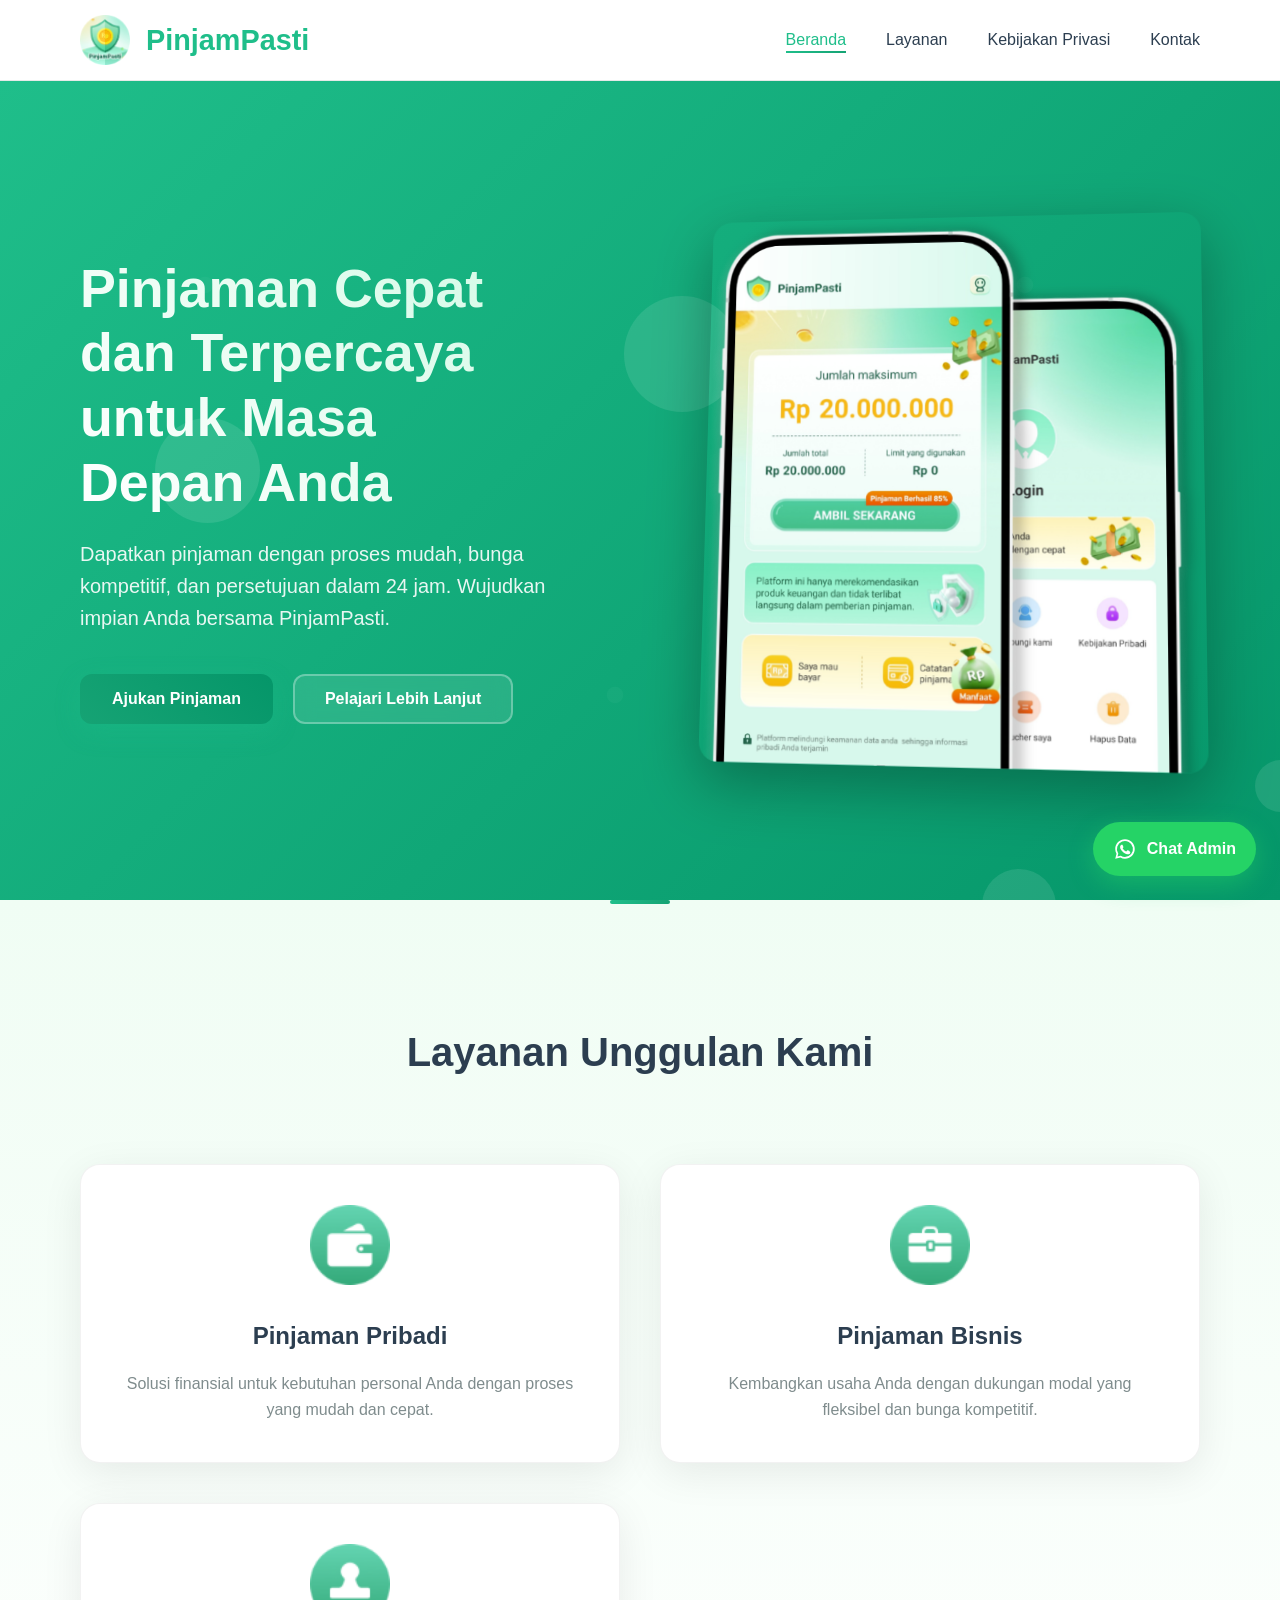
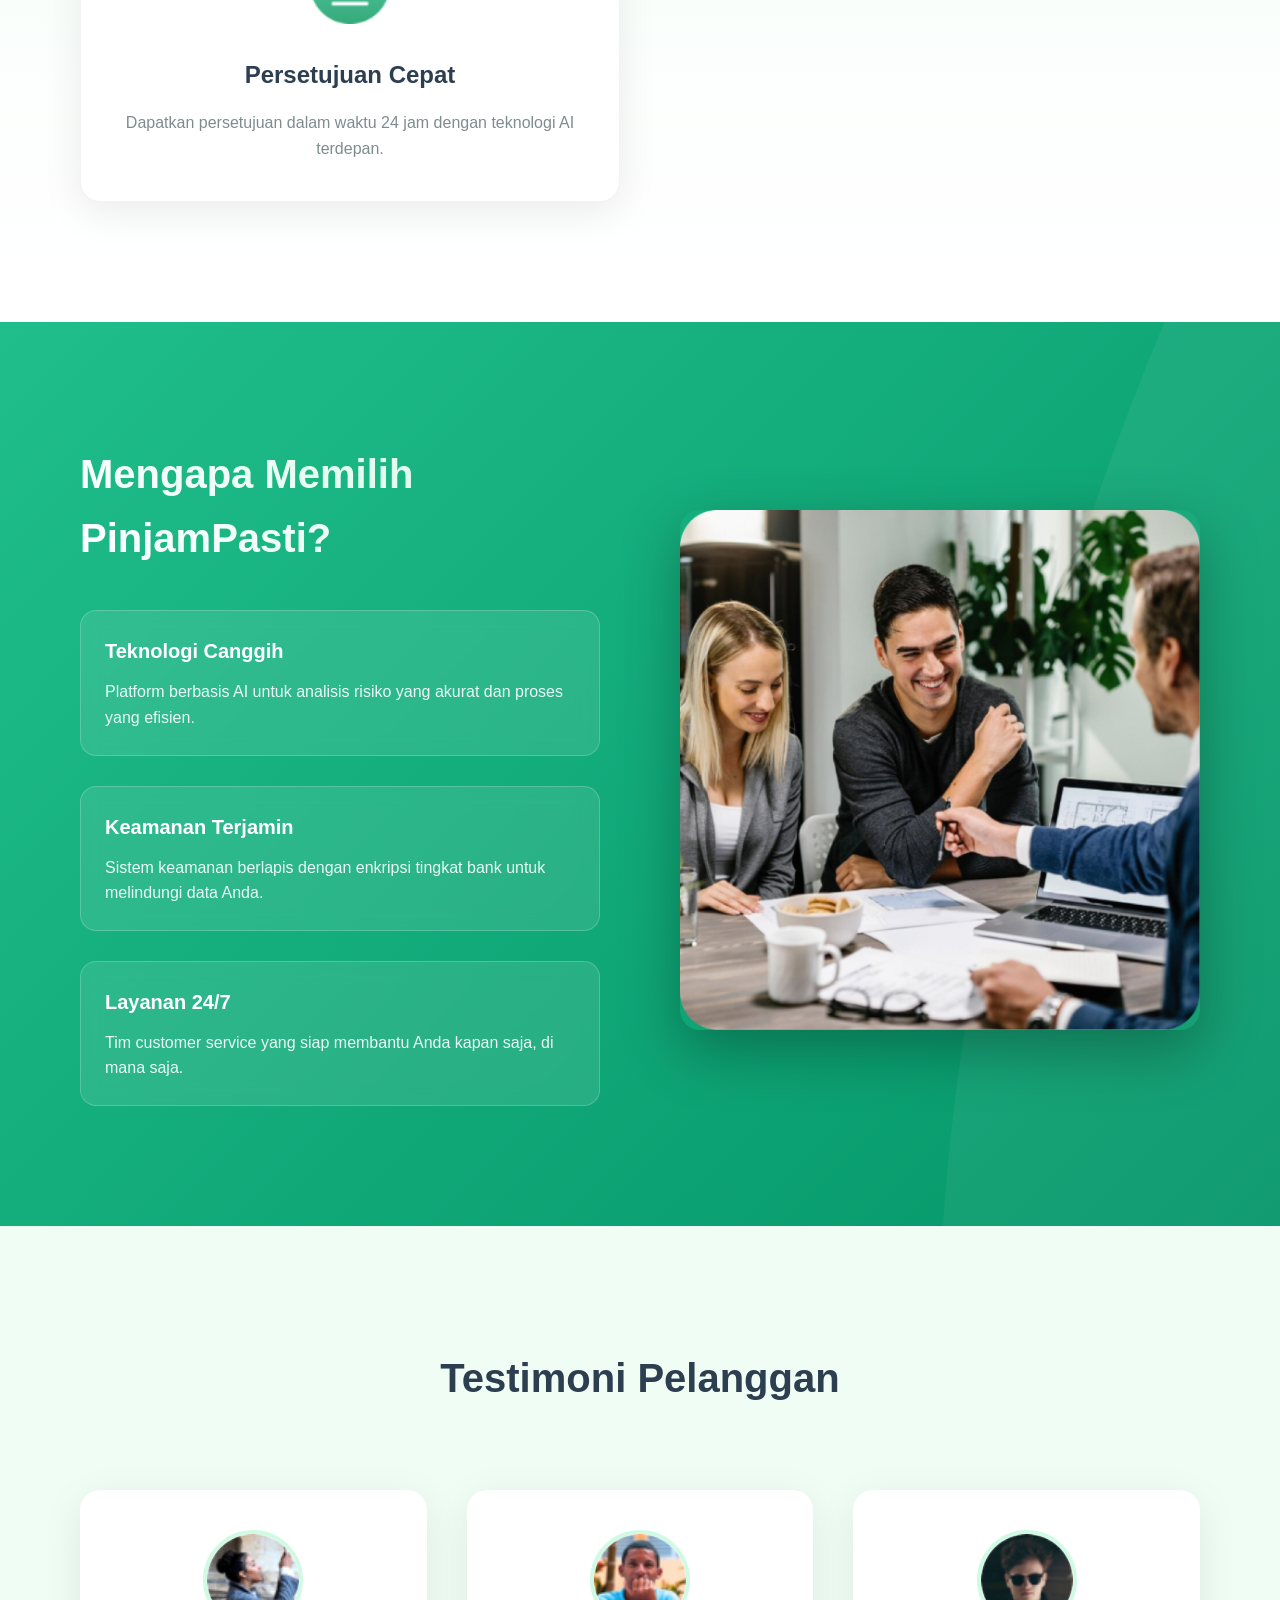
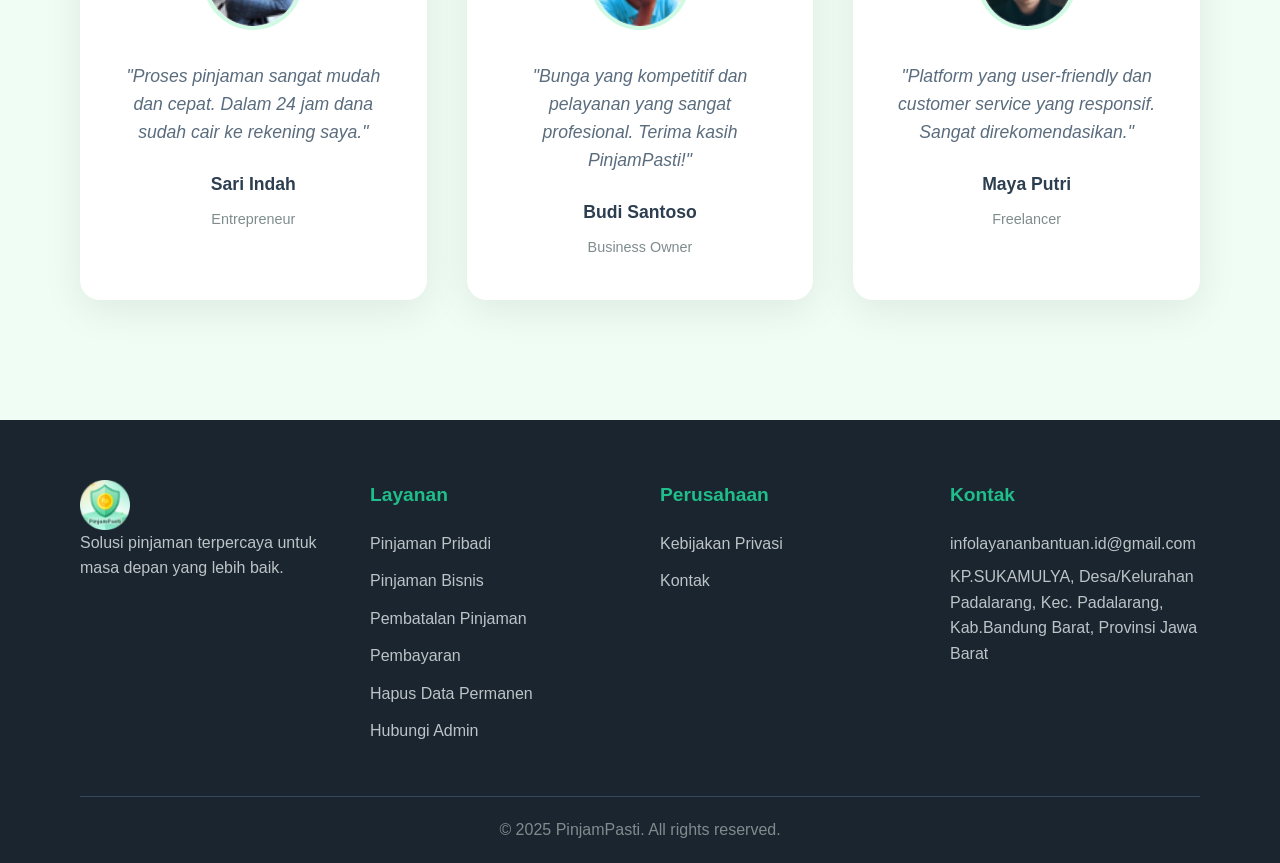
<file: index.html>
﻿<!DOCTYPE html>
<html lang="id">
<head>
    <meta charset="UTF-8">
    <meta name="viewport" content="width=device-width, initial-scale=1.0, viewport-fit=cover">
    <title>PinjamPasti - Solusi Pinjaman Terpercaya</title>
    <link rel="stylesheet" href="css/index.css">
    <link rel="stylesheet" href="css/wa.css">
    <link rel="stylesheet" href="css/mobile.css">
    <script src="js/main.js"></script>
</head>
<body>
    <header class="pinjampasti-header">
        <nav class="pinjampasti-navbar">
                <div class="pinjampasti-brand">
                    <!-- 
                    @ai-image-prompt: Modern fintech company logo for PinjamPasti, clean minimalist design, blue and teal gradient colors, conveying trust and innovation in financial services
                    @ai-image-style: Vector graphics, flat design, high resolution, fully transparent background, no background color, isolated logo with transparent background
                    @ai-image-size: 180x60
                    @ai-image-id: company-logo
                    @ai-image-usage: Main company logo for website header and footer branding
                    -->
                    <div class="pinjampasti-logo"></div>
                    <h1 class="pinjampasti-brand-name">PinjamPasti</h1>
                </div>
                <ul class="pinjampasti-nav-menu">
                    <li><a href="index.html" class="active">Beranda</a></li>
                    <li><a href="layanan.html">Layanan</a></li>
                    <li><a href="tentang-kami.html">Kebijakan Privasi</a></li>
                    <li><a href="kontak.html">Kontak</a></li>
                </ul>
                <button class="pinjampasti-menu-toggle">
                    <span></span>
                    <span></span>
                    <span></span>
                </button>
        </nav>
    </header>

    <main class="pinjampasti-main">
        <div class="pinjampasti-hero">
            <div class="pinjampasti-container">
                <div class="pinjampasti-hero-content">
                    <h1 class="pinjampasti-hero-title">Pinjaman Cepat dan Terpercaya untuk Masa Depan Anda</h1>
                    <p class="pinjampasti-hero-subtitle">Dapatkan pinjaman dengan proses mudah, bunga kompetitif, dan persetujuan dalam 24 jam. Wujudkan impian Anda bersama PinjamPasti.</p>
                    <div class="pinjampasti-hero-buttons">
                        <button class="pinjampasti-btn-primary" onclick="window.location.href='layanan.html'">Ajukan Pinjaman</button>
                        <button class="pinjampasti-btn-secondary" onclick="window.location.href='layanan.html'">Pelajari Lebih Lanjut</button>
                    </div>
                </div>
                <div class="pinjampasti-hero-image">
                    <!-- 
                    @ai-image-prompt: Professional Indonesian business person using smartphone for financial app, modern office background, natural lighting, confident expression, wearing business casual attire
                    @ai-image-style: Photorealistic photography, bright and professional, natural colors, high quality, clean background
                    @ai-image-size: 600x400
                    @ai-image-id: hero-main
                    @ai-image-usage: Main hero section image showcasing financial technology usage
                    -->
                    <img src="img/hero-main.png" alt="Professional using financial app" id="hero-main">
                </div>
            </div>
        </div>

        <div class="pinjampasti-services">
            <div class="pinjampasti-container">
                <h2 class="pinjampasti-section-title">Layanan Unggulan Kami</h2>
                <div class="pinjampasti-services-grid">
                    <div class="pinjampasti-service-card">
                        <!-- 
                        @ai-image-prompt: Personal loan icon, modern line art style, representing individual financial needs
                        @ai-image-style: Minimalist line icon, blue color scheme, fully transparent background, no background color, isolated icon with transparent background, vector style with 100% transparent background
                        @ai-image-size: 80x80
                        @ai-image-id: personal-loan-icon
                        @ai-image-usage: Icon for personal loan service card
                        -->
                        <img src="img/personal-loan-icon.png" alt="Personal loan icon" id="personal-loan-icon">
                        <h3>Pinjaman Pribadi</h3>
                        <p>Solusi finansial untuk kebutuhan personal Anda dengan proses yang mudah dan cepat.</p>
                    </div>
                    <div class="pinjampasti-service-card">
                        <!-- 
                        @ai-image-prompt: Business loan icon, modern line art style, representing corporate financial solutions
                        @ai-image-style: Minimalist line icon, blue color scheme, fully transparent background, no background color, isolated icon with transparent background, vector style with 100% transparent background
                        @ai-image-size: 80x80
                        @ai-image-id: business-loan-icon
                        @ai-image-usage: Icon for business loan service card
                        -->
                        <img src="img/business-loan-icon.png" alt="Business loan icon" id="business-loan-icon">
                        <h3>Pinjaman Bisnis</h3>
                        <p>Kembangkan usaha Anda dengan dukungan modal yang fleksibel dan bunga kompetitif.</p>
                    </div>
                    <div class="pinjampasti-service-card">
                        <!-- 
                        @ai-image-prompt: Fast approval icon, modern line art style, representing speed and efficiency
                        @ai-image-style: Minimalist line icon, green color scheme, fully transparent background, no background color, isolated icon with transparent background, vector style with 100% transparent background
                        @ai-image-size: 80x80
                        @ai-image-id: fast-approval-icon
                        @ai-image-usage: Icon for fast approval feature card
                        -->
                        <img src="img/fast-approval-icon.png" alt="Fast approval icon" id="fast-approval-icon">
                        <h3>Persetujuan Cepat</h3>
                        <p>Dapatkan persetujuan dalam waktu 24 jam dengan teknologi AI terdepan.</p>
                    </div>
                </div>
            </div>
        </div>

        <div class="pinjampasti-features">
            <div class="pinjampasti-container">
                <div class="pinjampasti-feature-content">
                    <h2>Mengapa Memilih PinjamPasti?</h2>
                    <div class="pinjampasti-feature-list">
                        <div class="pinjampasti-feature-item">
                            <h4>Teknologi Canggih</h4>
                            <p>Platform berbasis AI untuk analisis risiko yang akurat dan proses yang efisien.</p>
                        </div>
                        <div class="pinjampasti-feature-item">
                            <h4>Keamanan Terjamin</h4>
                            <p>Sistem keamanan berlapis dengan enkripsi tingkat bank untuk melindungi data Anda.</p>
                        </div>
                        <div class="pinjampasti-feature-item">
                            <h4>Layanan 24/7</h4>
                            <p>Tim customer service yang siap membantu Anda kapan saja, di mana saja.</p>
                        </div>
                    </div>
                </div>
                <div class="pinjampasti-feature-image">
                    <!-- 
                    @ai-image-prompt: Modern fintech office environment, Indonesian professionals working with advanced technology, multiple monitors showing financial data, collaborative workspace
                    @ai-image-style: Photorealistic photography, bright professional lighting, modern corporate atmosphere, high quality
                    @ai-image-size: 500x400
                    @ai-image-id: office-technology
                    @ai-image-usage: Feature section image showing advanced technology and professional environment
                    -->
                    <img src="img/office-technology.png" alt="Advanced technology workspace" id="office-technology">
                </div>
            </div>
        </div>

        <div class="pinjampasti-testimonials">
            <div class="pinjampasti-container">
                <h2 class="pinjampasti-section-title">Testimoni Pelanggan</h2>
                <div class="pinjampasti-testimonial-grid">
                    <div class="pinjampasti-testimonial-card">
                        <!-- 
                        @ai-image-prompt: Professional Indonesian woman in her 30s, business attire, confident smile, clean studio lighting
                        @ai-image-style: Photorealistic portrait photography, professional headshot style, natural lighting, high quality
                        @ai-image-size: 100x100
                        @ai-image-id: testimonial-1
                        @ai-image-usage: Customer testimonial profile photo
                        -->
                        <img src="img/testimonial-1.png" alt="Customer testimonial photo" id="testimonial-1">
                        <p>"Proses pinjaman sangat mudah dan cepat. Dalam 24 jam dana sudah cair ke rekening saya."</p>
                        <h4>Sari Indah</h4>
                        <span>Entrepreneur</span>
                    </div>
                    <div class="pinjampasti-testimonial-card">
                        <!-- 
                        @ai-image-prompt: Professional Indonesian man in his 40s, business shirt, friendly expression, corporate environment
                        @ai-image-style: Photorealistic portrait photography, professional headshot style, natural lighting, high quality
                        @ai-image-size: 100x100
                        @ai-image-id: testimonial-2
                        @ai-image-usage: Customer testimonial profile photo
                        -->
                        <img src="img/testimonial-2.png" alt="Customer testimonial photo" id="testimonial-2">
                        <p>"Bunga yang kompetitif dan pelayanan yang sangat profesional. Terima kasih PinjamPasti!"</p>
                        <h4>Budi Santoso</h4>
                        <span>Business Owner</span>
                    </div>
                    <div class="pinjampasti-testimonial-card">
                        <!-- 
                        @ai-image-prompt: Professional Indonesian woman in her 20s, modern casual business attire, genuine smile, bright background
                        @ai-image-style: Photorealistic portrait photography, professional headshot style, natural lighting, high quality
                        @ai-image-size: 100x100
                        @ai-image-id: testimonial-3
                        @ai-image-usage: Customer testimonial profile photo
                        -->
                        <img src="img/testimonial-3.png" alt="Customer testimonial photo" id="testimonial-3">
                        <p>"Platform yang user-friendly dan customer service yang responsif. Sangat direkomendasikan."</p>
                        <h4>Maya Putri</h4>
                        <span>Freelancer</span>
                    </div>
                </div>
            </div>
        </div>

    </main>

    <footer class="pinjampasti-footer">
        <div class="pinjampasti-container">
            <div class="pinjampasti-footer-content">
                <div class="pinjampasti-footer-section">
                    <div class="pinjampasti-logo"></div>
                    <p>Solusi pinjaman terpercaya untuk masa depan yang lebih baik.</p>
                </div>
                <div class="pinjampasti-footer-section">
                    <h4>Layanan</h4>
                    <ul>
                        <li><a href="layanan.html">Pinjaman Pribadi</a></li>
                        <li><a href="layanan.html">Pinjaman Bisnis</a></li>
                        <li><a href="kontak.html#bantuan" data-wa="batal">Pembatalan Pinjaman</a></li>
                        <li><a href="kontak.html#bantuan" data-wa="bayar">Pembayaran</a></li>
                        <li><a href="kontak.html#bantuan" data-wa="hapus">Hapus Data Permanen</a></li>
                        <li><a href="kontak.html#bantuan" data-wa="admin">Hubungi Admin</a></li>
                    </ul>
                </div>
                <div class="pinjampasti-footer-section">
                    <h4>Perusahaan</h4>
                    <ul>
                        <li><a href="tentang-kami.html">Kebijakan Privasi</a></li>
                        <li><a href="kontak.html">Kontak</a></li>
                    </ul>
                </div>
                <div class="pinjampasti-footer-section">
                    <h4>Kontak</h4>
                    <p>infolayananbantuan.id@gmail.com</p>
                    <p>KP.SUKAMULYA, Desa/Kelurahan Padalarang, Kec. Padalarang, Kab.Bandung Barat, Provinsi Jawa Barat</p>
                </div>
            </div>
            <div class="pinjampasti-footer-bottom">
                <p>&copy; 2025 PinjamPasti. All rights reserved.</p>
            </div>
        </div>
    </footer>
</body>
</html>
</file>
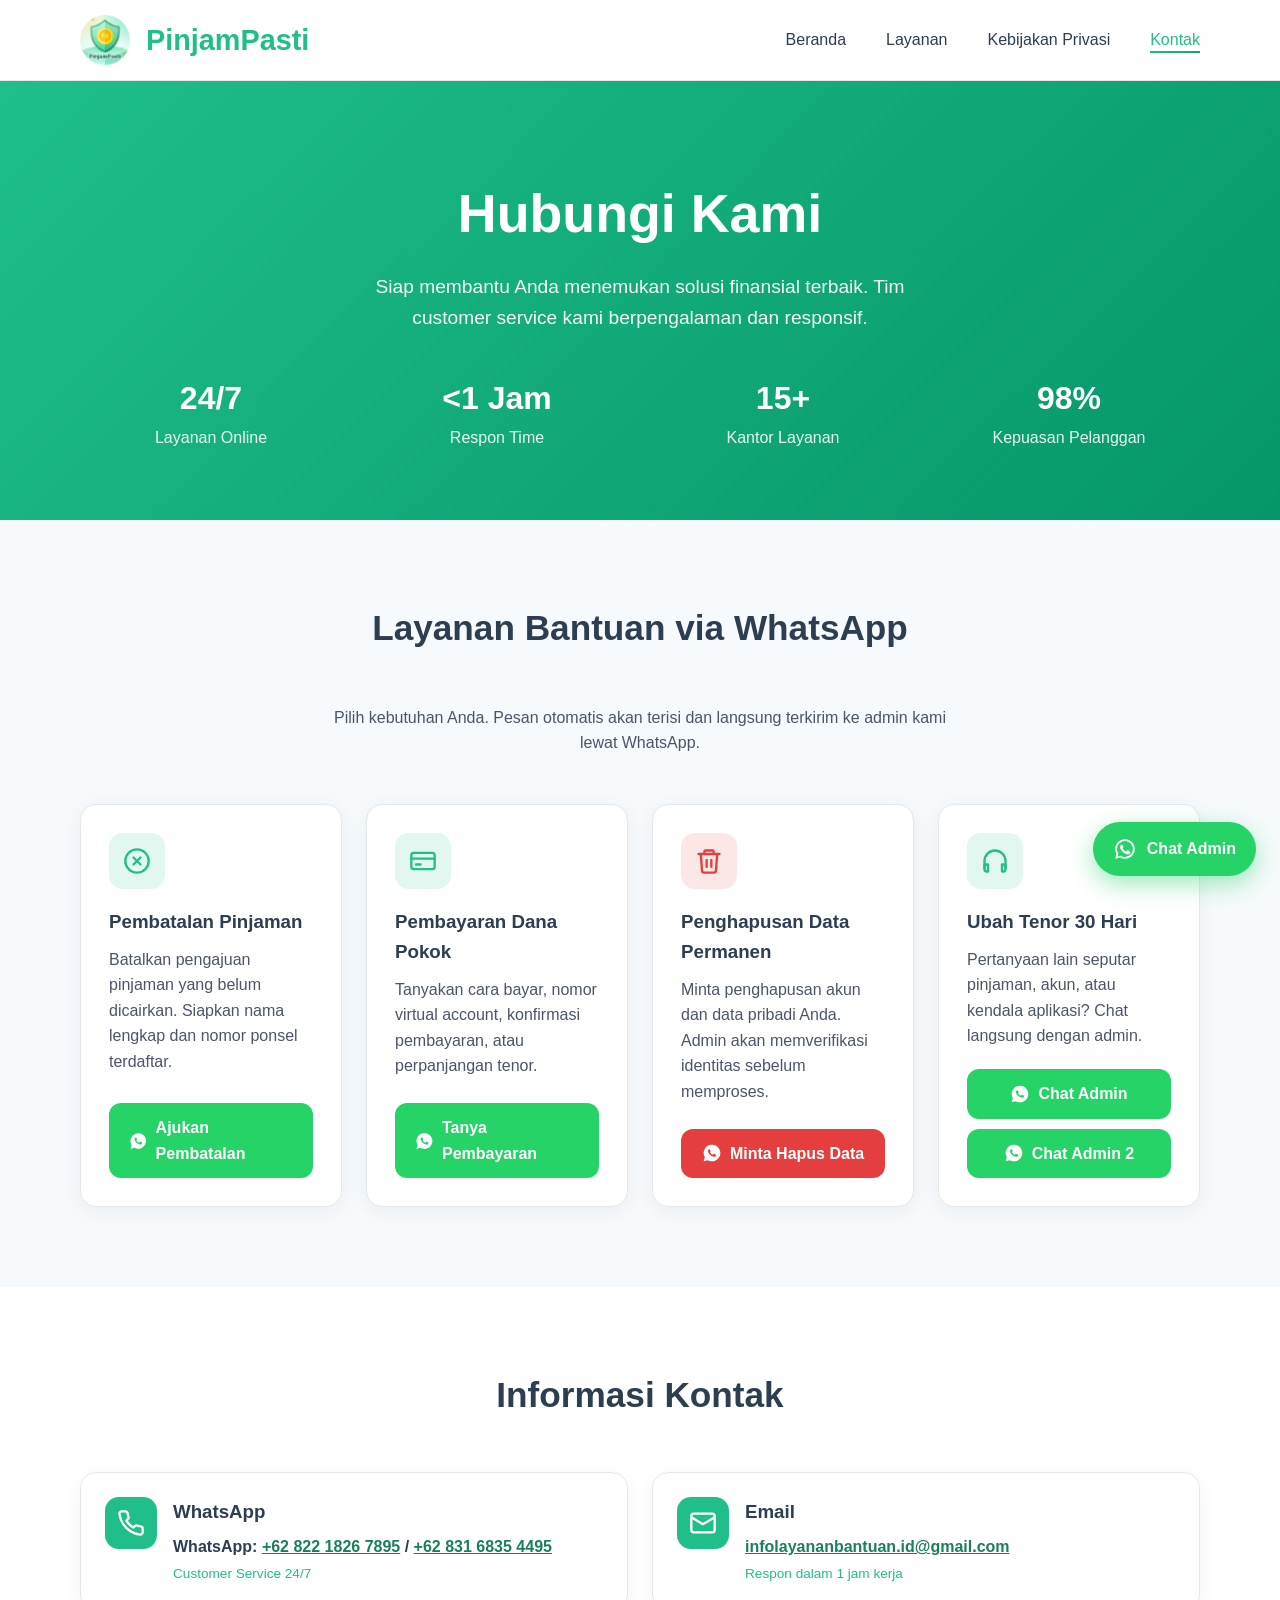
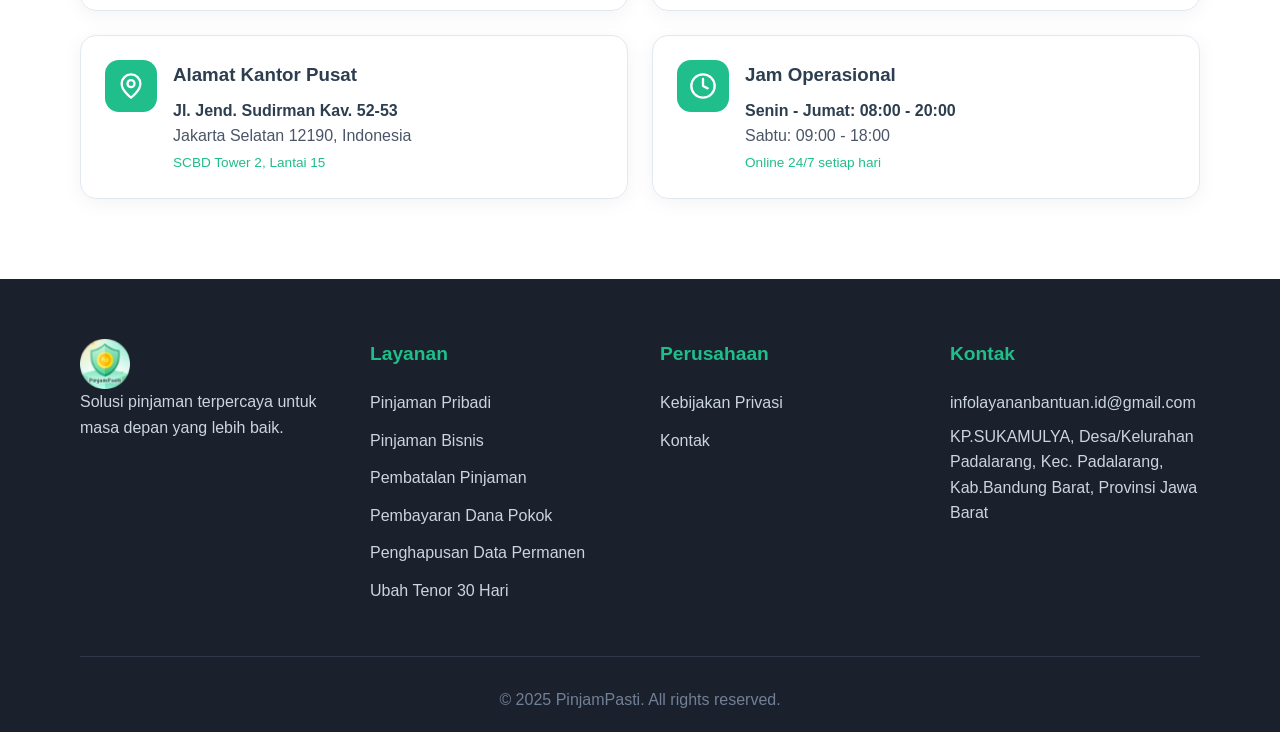
<file: kontak.html>
﻿<!DOCTYPE html>
<html lang="id">
<head>
    <meta charset="UTF-8">
    <meta name="viewport" content="width=device-width, initial-scale=1.0, viewport-fit=cover">
    <title>Kontak - PinjamPasti | Hubungi Kami untuk Solusi Finansial Terbaik</title>
    <link rel="stylesheet" href="css/kontak.css">
    <link rel="stylesheet" href="css/mobile.css">
    <script src="js/main.js"></script>
</head>
<body>
    <header class="pinjampasti-header">
        <nav class="pinjampasti-navbar">
                <div class="pinjampasti-brand">
                    <!-- 
                    @ai-image-prompt: Modern fintech company logo for PinjamPasti, clean minimalist design, blue and teal gradient colors, conveying trust and innovation in financial services
                    @ai-image-style: Vector graphics, flat design, high resolution, fully transparent background, no background color, isolated logo with transparent background
                    @ai-image-size: 180x60
                    @ai-image-id: company-logo
                    @ai-image-usage: Main company logo for website header and footer branding
                    -->
                    <div class="pinjampasti-logo"></div>
                    <h1 class="pinjampasti-brand-name">PinjamPasti</h1>
                </div>
                <ul class="pinjampasti-nav-menu">
                    <li><a href="index.html">Beranda</a></li>
                    <li><a href="layanan.html">Layanan</a></li>
                    <li><a href="tentang-kami.html">Kebijakan Privasi</a></li>
                    <li><a href="kontak.html" class="active">Kontak</a></li>
                </ul>
                <button class="pinjampasti-menu-toggle">
                    <span></span>
                    <span></span>
                    <span></span>
                </button>
        </nav>
    </header>

    <main class="pinjampasti-main">
        <!-- Hero Section -->
        <div class="pinjampasti-contact-hero">
            <div class="pinjampasti-container">
                <div class="pinjampasti-hero-content">
                    <h1 class="pinjampasti-hero-title">Hubungi Kami</h1>
                    <p class="pinjampasti-hero-subtitle">Siap membantu Anda menemukan solusi finansial terbaik. Tim customer service kami berpengalaman dan responsif.</p>
                    <div class="pinjampasti-hero-stats">
                        <div class="pinjampasti-stat-item">
                            <div class="pinjampasti-stat-number">24/7</div>
                            <div class="pinjampasti-stat-label">Layanan Online</div>
                        </div>
                        <div class="pinjampasti-stat-item">
                            <div class="pinjampasti-stat-number">&lt;1 Jam</div>
                            <div class="pinjampasti-stat-label">Respon Time</div>
                        </div>
                        <div class="pinjampasti-stat-item">
                            <div class="pinjampasti-stat-number">15+</div>
                            <div class="pinjampasti-stat-label">Kantor Layanan</div>
                        </div>
                        <div class="pinjampasti-stat-item">
                            <div class="pinjampasti-stat-number">98%</div>
                            <div class="pinjampasti-stat-label">Kepuasan Pelanggan</div>
                        </div>
                    </div>
                </div>
            </div>
        </div>

        <!-- Layanan Bantuan via WhatsApp -->
        <div class="pinjampasti-support" id="bantuan">
            <div class="pinjampasti-container">
                <h2 class="pinjampasti-section-title">Layanan Bantuan via WhatsApp</h2>
                <p class="pinjampasti-support-intro">Pilih kebutuhan Anda. Pesan otomatis akan terisi dan langsung terkirim ke admin kami lewat WhatsApp.</p>
                <div class="pinjampasti-support-grid">
                    <div class="pinjampasti-support-card">
                        <div class="pinjampasti-support-icon"><svg viewBox="0 0 24 24" fill="none" stroke="currentColor" stroke-width="2" stroke-linecap="round" stroke-linejoin="round" aria-hidden="true"><circle cx="12" cy="12" r="10"/><path d="m15 9-6 6M9 9l6 6"/></svg></div>
                        <h3>Pembatalan Pinjaman</h3>
                        <p>Batalkan pengajuan pinjaman yang belum dicairkan. Siapkan nama lengkap dan nomor ponsel terdaftar.</p>
                        <a class="pinjampasti-wa-btn" data-wa="batal" href="https://wa.me/6282218267895" target="_blank" rel="noopener">Ajukan Pembatalan</a>
                    </div>
                    <div class="pinjampasti-support-card">
                        <div class="pinjampasti-support-icon"><svg viewBox="0 0 24 24" fill="none" stroke="currentColor" stroke-width="2" stroke-linecap="round" stroke-linejoin="round" aria-hidden="true"><rect x="2" y="5" width="20" height="14" rx="2"/><path d="M2 10h20M6 15h4"/></svg></div>
                        <h3>Pembayaran Dana Pokok</h3>
                        <p>Tanyakan cara bayar, nomor virtual account, konfirmasi pembayaran, atau perpanjangan tenor.</p>
                        <a class="pinjampasti-wa-btn" data-wa="bayar" href="https://wa.me/6282218267895" target="_blank" rel="noopener">Tanya Pembayaran</a>
                    </div>
                    <div class="pinjampasti-support-card danger">
                        <div class="pinjampasti-support-icon"><svg viewBox="0 0 24 24" fill="none" stroke="currentColor" stroke-width="2" stroke-linecap="round" stroke-linejoin="round" aria-hidden="true"><path d="M3 6h18M8 6V4a1 1 0 0 1 1-1h6a1 1 0 0 1 1 1v2M19 6l-1 14a2 2 0 0 1-2 2H8a2 2 0 0 1-2-2L5 6M10 11v6M14 11v6"/></svg></div>
                        <h3>Penghapusan Data Permanen</h3>
                        <p>Minta penghapusan akun dan data pribadi Anda. Admin akan memverifikasi identitas sebelum memproses.</p>
                        <a class="pinjampasti-wa-btn" data-wa="hapus" href="https://wa.me/6282218267895" target="_blank" rel="noopener">Minta Hapus Data</a>
                    </div>
                    <div class="pinjampasti-support-card">
                        <div class="pinjampasti-support-icon"><svg viewBox="0 0 24 24" fill="none" stroke="currentColor" stroke-width="2" stroke-linecap="round" stroke-linejoin="round" aria-hidden="true"><path d="M3 18v-6a9 9 0 0 1 18 0v6"/><path d="M21 19a2 2 0 0 1-2 2h-1v-6h3zM3 19a2 2 0 0 0 2 2h1v-6H3z"/></svg></div>
                        <h3>Ubah Tenor 30 Hari</h3>
                        <p>Pertanyaan lain seputar pinjaman, akun, atau kendala aplikasi? Chat langsung dengan admin.</p>
                        <a class="pinjampasti-wa-btn" data-wa="admin" href="https://wa.me/6282218267895" target="_blank" rel="noopener">Chat Admin</a>
                        <a class="pinjampasti-wa-btn" data-wa="admin" data-wa-n="2" href="https://wa.me/6283168354495" target="_blank" rel="noopener" style="margin-top:10px">Chat Admin 2</a>
                    </div>
                </div>
            </div>
        </div>

        <!-- Contact Information -->
        <div class="pinjampasti-contact-info">
            <div class="pinjampasti-container">
                <h2 class="pinjampasti-section-title">Informasi Kontak</h2>
                <div class="pinjampasti-info-grid">
                    <div class="pinjampasti-info-card">
                        <div class="pinjampasti-info-icon">
                            <!-- 
                            @ai-image-prompt: Phone icon for contact information, modern line style, representing communication
                            @ai-image-style: Line icon, white color, fully transparent background, no background color, vector style
                            @ai-image-size: 60x60
                            @ai-image-id: phone-icon
                            @ai-image-usage: Phone contact icon
                            -->
                            <img src="img/phone-icon.svg" alt="Phone icon" id="phone-icon">
                        </div>
                        <div class="pinjampasti-info-content">
                            <h3>WhatsApp</h3>
                            <div class="pinjampasti-contact-details">
                                <p class="pinjampasti-primary-contact">WhatsApp: <a href="https://wa.me/6282218267895" data-wa="admin" target="_blank" rel="noopener">+62 822 1826 7895</a> / <a href="https://wa.me/6283168354495" data-wa="admin" data-wa-n="2" target="_blank" rel="noopener">+62 831 6835 4495</a></p>
                                <span class="pinjampasti-contact-note">Customer Service 24/7</span>
                            </div>
                        </div>
                    </div>
                    <div class="pinjampasti-info-card">
                        <div class="pinjampasti-info-icon">
                            <!-- 
                            @ai-image-prompt: Email icon for contact information, modern line style, representing email communication
                            @ai-image-style: Line icon, white color, fully transparent background, no background color, vector style
                            @ai-image-size: 60x60
                            @ai-image-id: email-icon
                            @ai-image-usage: Email contact icon
                            -->
                            <img src="img/email-icon.svg" alt="Email icon" id="email-icon">
                        </div>
                        <div class="pinjampasti-info-content">
                            <h3>Email</h3>
                            <div class="pinjampasti-contact-details">
                                <p class="pinjampasti-primary-contact"><a href="mailto:infolayananbantuan.id@gmail.com">infolayananbantuan.id@gmail.com</a></p>
                                <span class="pinjampasti-contact-note">Respon dalam 1 jam kerja</span>
                            </div>
                        </div>
                    </div>
                    <div class="pinjampasti-info-card">
                        <div class="pinjampasti-info-icon">
                            <!-- 
                            @ai-image-prompt: Location pin icon for address information, modern line style, representing location
                            @ai-image-style: Line icon, white color, fully transparent background, no background color, vector style
                            @ai-image-size: 60x60
                            @ai-image-id: location-icon
                            @ai-image-usage: Location contact icon
                            -->
                            <img src="img/location-icon.svg" alt="Location icon" id="location-icon">
                        </div>
                        <div class="pinjampasti-info-content">
                            <h3>Alamat Kantor Pusat</h3>
                            <div class="pinjampasti-contact-details">
                                <p class="pinjampasti-primary-contact">Jl. Jend. Sudirman Kav. 52-53</p>
                                <p class="pinjampasti-secondary-contact">Jakarta Selatan 12190, Indonesia</p>
                                <span class="pinjampasti-contact-note">SCBD Tower 2, Lantai 15</span>
                            </div>
                        </div>
                    </div>
                    <div class="pinjampasti-info-card">
                        <div class="pinjampasti-info-icon">
                            <!-- 
                            @ai-image-prompt: Clock icon for business hours, modern line style, representing time
                            @ai-image-style: Line icon, white color, fully transparent background, no background color, vector style
                            @ai-image-size: 60x60
                            @ai-image-id: clock-icon
                            @ai-image-usage: Business hours icon
                            -->
                            <img src="img/clock-icon.svg" alt="Clock icon" id="clock-icon">
                        </div>
                        <div class="pinjampasti-info-content">
                            <h3>Jam Operasional</h3>
                            <div class="pinjampasti-contact-details">
                                <p class="pinjampasti-primary-contact">Senin - Jumat: 08:00 - 20:00</p>
                                <p class="pinjampasti-secondary-contact">Sabtu: 09:00 - 18:00</p>
                                <span class="pinjampasti-contact-note">Online 24/7 setiap hari</span>
                            </div>
                        </div>
                    </div>
                </div>
            </div>
        </div>

    </main>

    <footer class="pinjampasti-footer">
        <div class="pinjampasti-container">
            <div class="pinjampasti-footer-content">
                <div class="pinjampasti-footer-section">
                    <div class="pinjampasti-logo"></div>
                    <p>Solusi pinjaman terpercaya untuk masa depan yang lebih baik.</p>
                </div>
                <div class="pinjampasti-footer-section">
                    <h4>Layanan</h4>
                    <ul>
                        <li><a href="layanan.html">Pinjaman Pribadi</a></li>
                        <li><a href="layanan.html">Pinjaman Bisnis</a></li>
                        <li><a href="kontak.html#bantuan" data-wa="batal">Pembatalan Pinjaman</a></li>
                        <li><a href="kontak.html#bantuan" data-wa="bayar">Pembayaran Dana Pokok</a></li>
                        <li><a href="kontak.html#bantuan" data-wa="hapus">Penghapusan Data Permanen</a></li>
                        <li><a href="kontak.html#bantuan" data-wa="admin">Ubah Tenor 30 Hari</a></li>
                    </ul>
                </div>
                <div class="pinjampasti-footer-section">
                    <h4>Perusahaan</h4>
                    <ul>
                        <li><a href="tentang-kami.html">Kebijakan Privasi</a></li>
                        <li><a href="kontak.html">Kontak</a></li>
                    </ul>
                </div>
                <div class="pinjampasti-footer-section">
                    <h4>Kontak</h4>
                    <p>infolayananbantuan.id@gmail.com</p>
                    <p>KP.SUKAMULYA, Desa/Kelurahan Padalarang, Kec. Padalarang, Kab.Bandung Barat, Provinsi Jawa Barat</p>
                </div>
            </div>
            <div class="pinjampasti-footer-bottom">
                <p>&copy; 2025 PinjamPasti. All rights reserved.</p>
            </div>
        </div>
    </footer>

</body>
</html>
</file>
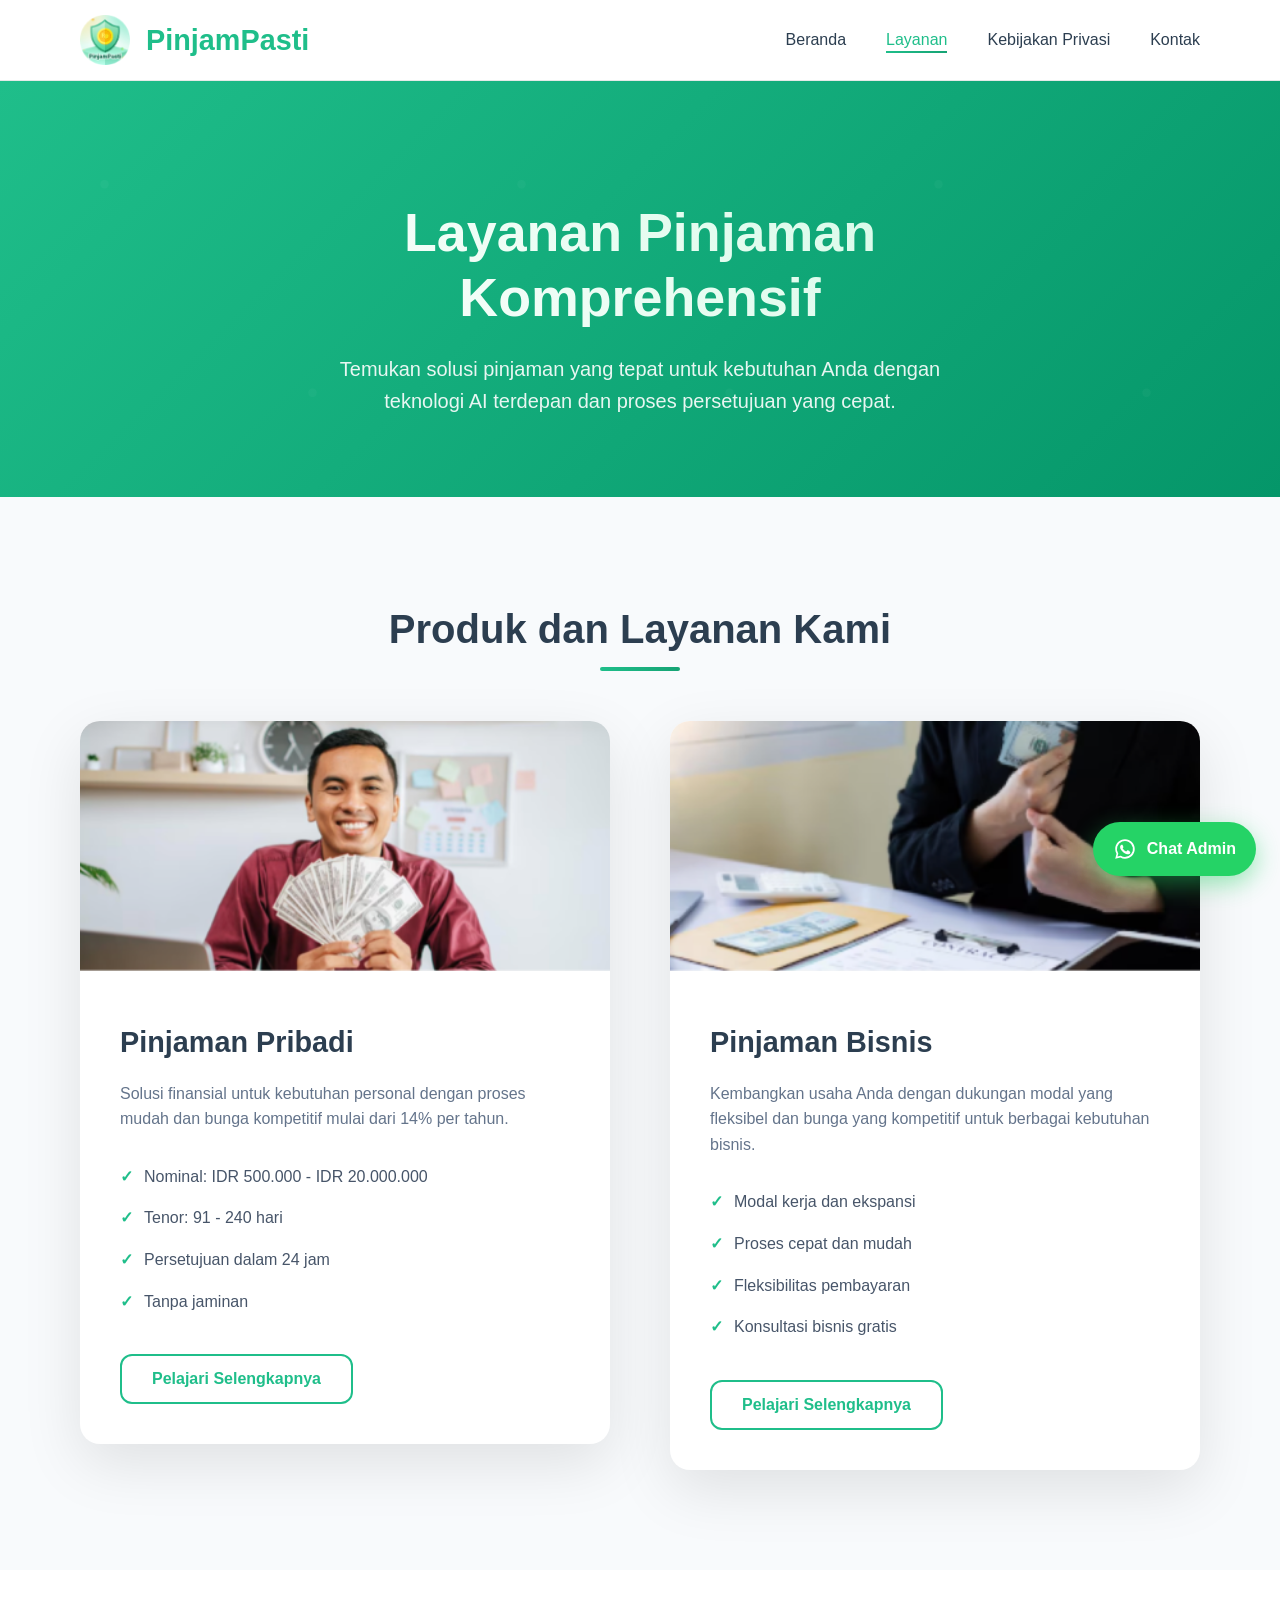
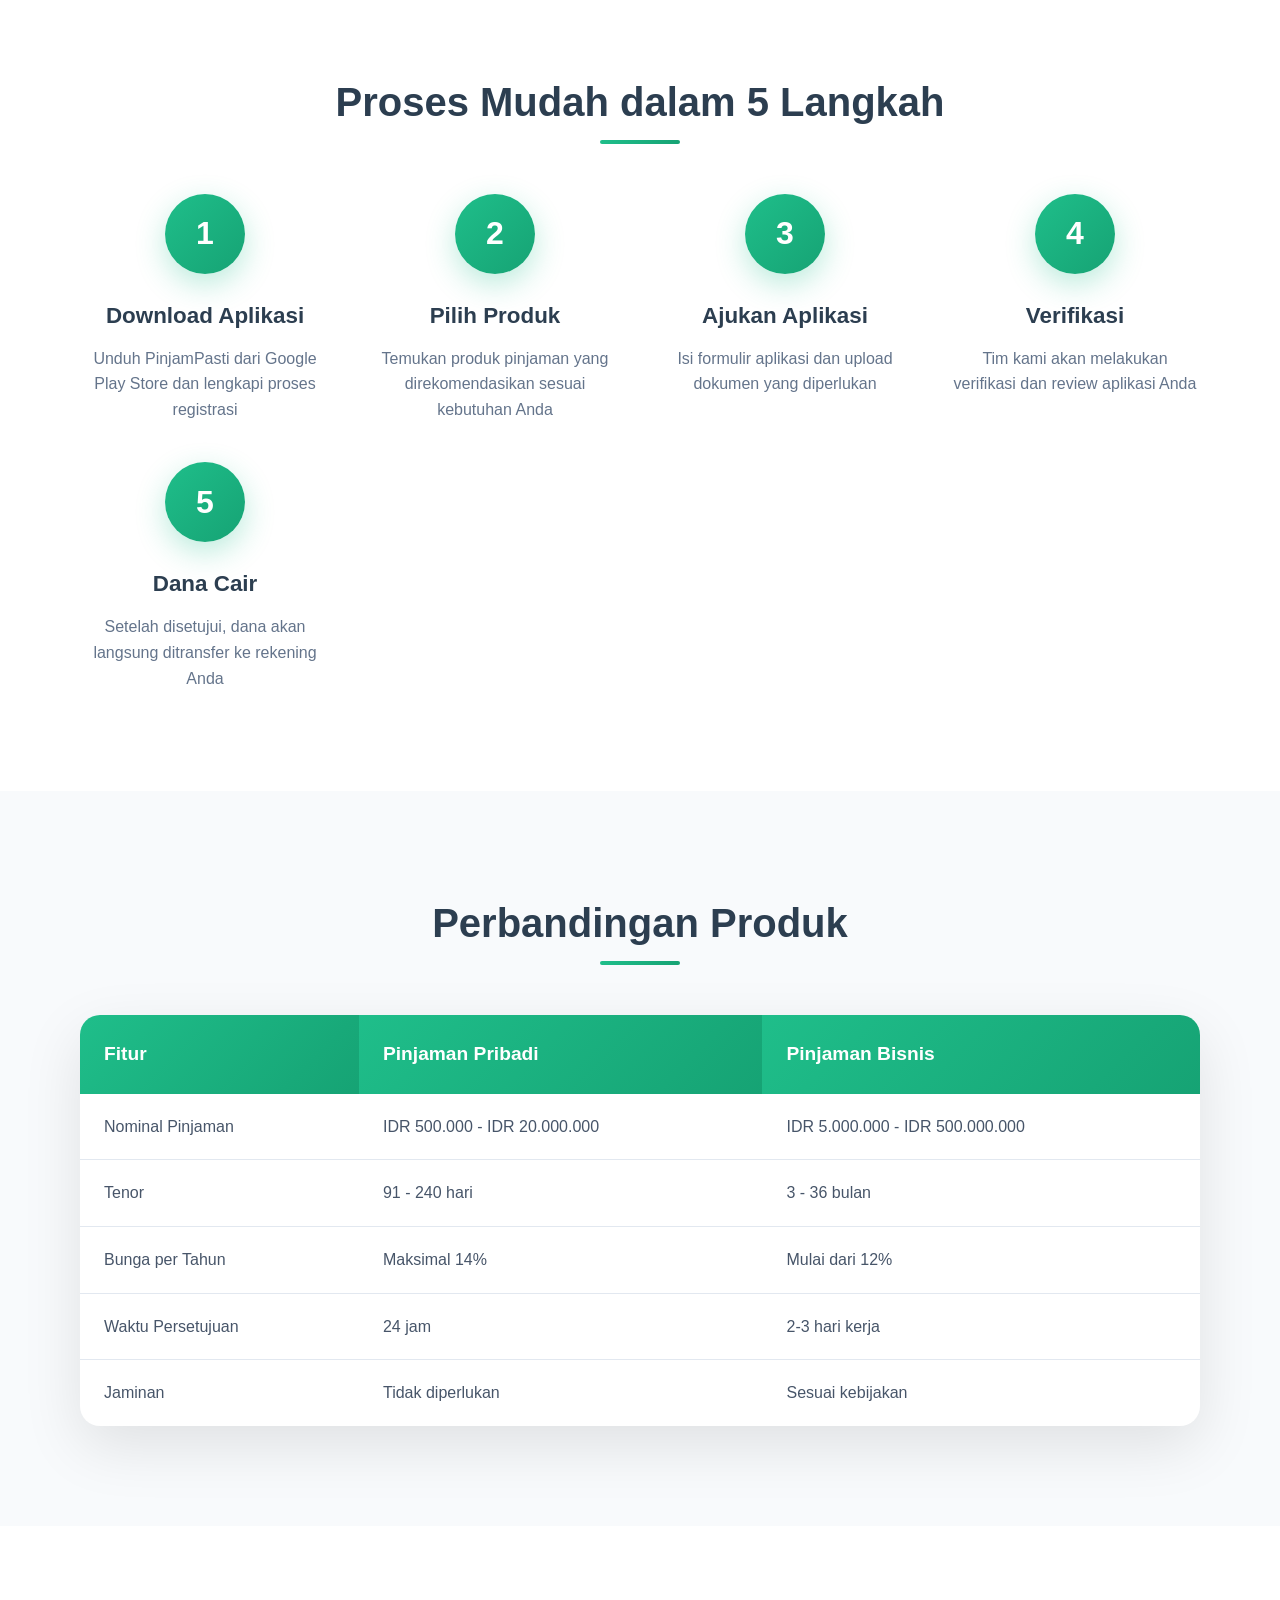
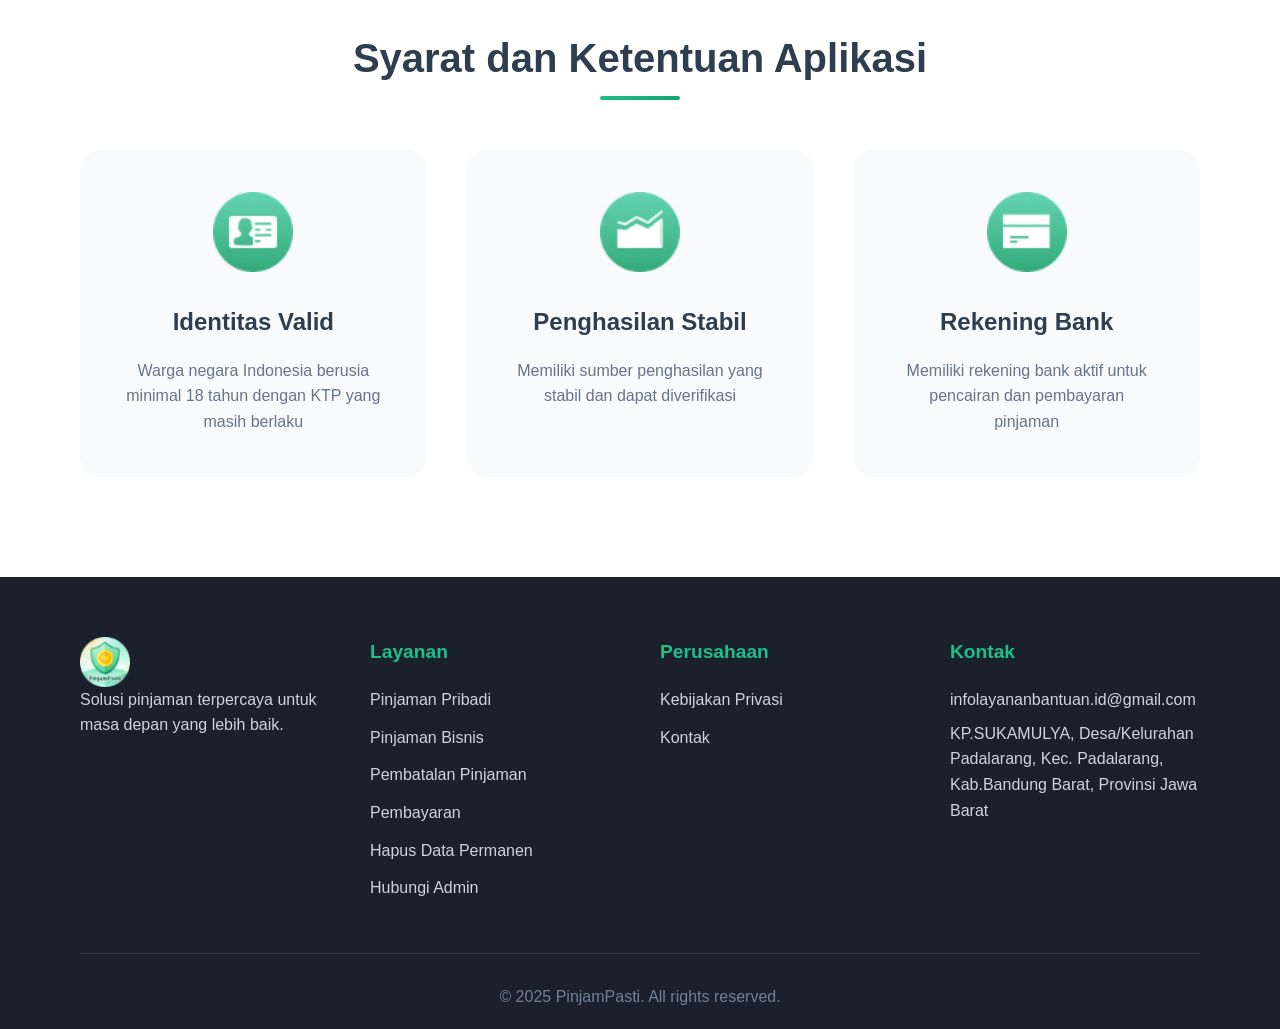
<file: layanan.html>
﻿<!DOCTYPE html>
<html lang="id">
<head>
    <meta charset="UTF-8">
    <meta name="viewport" content="width=device-width, initial-scale=1.0, viewport-fit=cover">
    <title>Layanan - PinjamPasti | Solusi Pinjaman Terpercaya</title>
    <link rel="stylesheet" href="css/layanan.css">
    <link rel="stylesheet" href="css/wa.css">
    <link rel="stylesheet" href="css/mobile.css">
    <script src="js/main.js"></script>
</head>
<body>
    <header class="pinjampasti-header">
        <nav class="pinjampasti-navbar">
                <div class="pinjampasti-brand">
                    <!-- 
                    @ai-image-prompt: Modern fintech company logo for PinjamPasti, clean minimalist design, blue and teal gradient colors, conveying trust and innovation in financial services
                    @ai-image-style: Vector graphics, flat design, high resolution, fully transparent background, no background color, isolated logo with transparent background
                    @ai-image-size: 180x60
                    @ai-image-id: company-logo
                    @ai-image-usage: Main company logo for website header and footer branding
                    -->
                    <div class="pinjampasti-logo"></div>
                    <h1 class="pinjampasti-brand-name">PinjamPasti</h1>
                </div>
                <ul class="pinjampasti-nav-menu">
                    <li><a href="index.html">Beranda</a></li>
                    <li><a href="layanan.html" class="active">Layanan</a></li>
                    <li><a href="tentang-kami.html">Kebijakan Privasi</a></li>
                    <li><a href="kontak.html">Kontak</a></li>
                </ul>
                <button class="pinjampasti-menu-toggle">
                    <span></span>
                    <span></span>
                    <span></span>
                </button>
        </nav>
    </header>

    <main class="pinjampasti-main">
        <!-- Hero Section for Services -->
        <div class="pinjampasti-services-hero">
            <div class="pinjampasti-container">
                <div class="pinjampasti-hero-content">
                    <h1 class="pinjampasti-hero-title">Layanan Pinjaman Komprehensif</h1>
                    <p class="pinjampasti-hero-subtitle">Temukan solusi pinjaman yang tepat untuk kebutuhan Anda dengan teknologi AI terdepan dan proses persetujuan yang cepat.</p>
                </div>
            </div>
        </div>

        <!-- Product Services Overview -->
        <div class="pinjampasti-products-overview">
            <div class="pinjampasti-container">
                <h2 class="pinjampasti-section-title">Produk dan Layanan Kami</h2>
                <div class="pinjampasti-products-grid">
                    <div class="pinjampasti-product-card" onclick="window.location.href='kontak.html#bantuan'">
                        <!-- 
                        @ai-image-prompt: Personal finance illustration, Indonesian individual using smartphone for loan application, modern minimal style
                        @ai-image-style: Flat design illustration, bright colors, professional style, fully transparent background, no background color
                        @ai-image-size: 400x300
                        @ai-image-id: personal-loan-illustration
                        @ai-image-usage: Personal loan product card illustration
                        -->
                        <img src="img/personal-loan-illustration.png" alt="Personal loan illustration" id="personal-loan-illustration">
                        <div class="pinjampasti-product-content">
                            <h3>Pinjaman Pribadi</h3>
                            <p>Solusi finansial untuk kebutuhan personal dengan proses mudah dan bunga kompetitif mulai dari 14% per tahun.</p>
                            <ul class="pinjampasti-feature-list">
                                <li>Nominal: IDR 500.000 - IDR 20.000.000</li>
                                <li>Tenor: 91 - 240 hari</li>
                                <li>Persetujuan dalam 24 jam</li>
                                <li>Tanpa jaminan</li>
                            </ul>
                            <button class="pinjampasti-btn-secondary">Pelajari Selengkapnya</button>
                        </div>
                    </div>

                    <div class="pinjampasti-product-card" onclick="window.location.href='kontak.html#bantuan'">
                        <!-- 
                        @ai-image-prompt: Business finance illustration, Indonesian business team discussing financial growth, modern office setting
                        @ai-image-style: Flat design illustration, professional colors, corporate style, fully transparent background, no background color
                        @ai-image-size: 400x300
                        @ai-image-id: business-loan-illustration
                        @ai-image-usage: Business loan product card illustration
                        -->
                        <img src="img/business-loan-illustration.png" alt="Business loan illustration" id="business-loan-illustration">
                        <div class="pinjampasti-product-content">
                            <h3>Pinjaman Bisnis</h3>
                            <p>Kembangkan usaha Anda dengan dukungan modal yang fleksibel dan bunga yang kompetitif untuk berbagai kebutuhan bisnis.</p>
                            <ul class="pinjampasti-feature-list">
                                <li>Modal kerja dan ekspansi</li>
                                <li>Proses cepat dan mudah</li>
                                <li>Fleksibilitas pembayaran</li>
                                <li>Konsultasi bisnis gratis</li>
                            </ul>
                            <button class="pinjampasti-btn-secondary">Pelajari Selengkapnya</button>
                        </div>
                    </div>
                </div>
            </div>
        </div>

        <!-- Service Process -->
        <div class="pinjampasti-process">
            <div class="pinjampasti-container">
                <h2 class="pinjampasti-section-title">Proses Mudah dalam 5 Langkah</h2>
                <div class="pinjampasti-process-steps">
                    <div class="pinjampasti-step">
                        <div class="pinjampasti-step-number">1</div>
                        <div class="pinjampasti-step-content">
                            <h3>Download Aplikasi</h3>
                            <p>Unduh PinjamPasti dari Google Play Store dan lengkapi proses registrasi</p>
                        </div>
                    </div>
                    <div class="pinjampasti-step">
                        <div class="pinjampasti-step-number">2</div>
                        <div class="pinjampasti-step-content">
                            <h3>Pilih Produk</h3>
                            <p>Temukan produk pinjaman yang direkomendasikan sesuai kebutuhan Anda</p>
                        </div>
                    </div>
                    <div class="pinjampasti-step">
                        <div class="pinjampasti-step-number">3</div>
                        <div class="pinjampasti-step-content">
                            <h3>Ajukan Aplikasi</h3>
                            <p>Isi formulir aplikasi dan upload dokumen yang diperlukan</p>
                        </div>
                    </div>
                    <div class="pinjampasti-step">
                        <div class="pinjampasti-step-number">4</div>
                        <div class="pinjampasti-step-content">
                            <h3>Verifikasi</h3>
                            <p>Tim kami akan melakukan verifikasi dan review aplikasi Anda</p>
                        </div>
                    </div>
                    <div class="pinjampasti-step">
                        <div class="pinjampasti-step-number">5</div>
                        <div class="pinjampasti-step-content">
                            <h3>Dana Cair</h3>
                            <p>Setelah disetujui, dana akan langsung ditransfer ke rekening Anda</p>
                        </div>
                    </div>
                </div>
            </div>
        </div>

        <!-- Product Comparison -->
        <div class="pinjampasti-comparison">
            <div class="pinjampasti-container">
                <h2 class="pinjampasti-section-title">Perbandingan Produk</h2>
                <div class="pinjampasti-comparison-table">
                    <table>
                        <thead>
                            <tr>
                                <th>Fitur</th>
                                <th>Pinjaman Pribadi</th>
                                <th>Pinjaman Bisnis</th>
                            </tr>
                        </thead>
                        <tbody>
                            <tr>
                                <td>Nominal Pinjaman</td>
                                <td>IDR 500.000 - IDR 20.000.000</td>
                                <td>IDR 5.000.000 - IDR 500.000.000</td>
                            </tr>
                            <tr>
                                <td>Tenor</td>
                                <td>91 - 240 hari</td>
                                <td>3 - 36 bulan</td>
                            </tr>
                            <tr>
                                <td>Bunga per Tahun</td>
                                <td>Maksimal 14%</td>
                                <td>Mulai dari 12%</td>
                            </tr>
                            <tr>
                                <td>Waktu Persetujuan</td>
                                <td>24 jam</td>
                                <td>2-3 hari kerja</td>
                            </tr>
                            <tr>
                                <td>Jaminan</td>
                                <td>Tidak diperlukan</td>
                                <td>Sesuai kebijakan</td>
                            </tr>
                        </tbody>
                    </table>
                </div>
            </div>
        </div>

        <!-- Application Requirements -->
        <div class="pinjampasti-requirements">
            <div class="pinjampasti-container">
                <h2 class="pinjampasti-section-title">Syarat dan Ketentuan Aplikasi</h2>
                <div class="pinjampasti-requirements-grid">
                    <div class="pinjampasti-requirement-card">
                        <div class="pinjampasti-requirement-icon">
                            <!-- 
                            @ai-image-prompt: ID card icon, modern minimalist style, representing identity verification
                            @ai-image-style: Line icon, green color, fully transparent background, no background color, vector style
                            @ai-image-size: 80x80
                            @ai-image-id: id-card-icon
                            @ai-image-usage: Identity requirement icon
                            -->
                            <img src="img/id-card-icon.png" alt="ID card icon" id="id-card-icon">
                        </div>
                        <h3>Identitas Valid</h3>
                        <p>Warga negara Indonesia berusia minimal 18 tahun dengan KTP yang masih berlaku</p>
                    </div>
                    <div class="pinjampasti-requirement-card">
                        <div class="pinjampasti-requirement-icon">
                            <!-- 
                            @ai-image-prompt: Income verification icon, modern minimalist style, representing stable income
                            @ai-image-style: Line icon, green color, fully transparent background, no background color, vector style
                            @ai-image-size: 80x80
                            @ai-image-id: income-icon
                            @ai-image-usage: Income requirement icon
                            -->
                            <img src="img/income-icon.png" alt="Income icon" id="income-icon">
                        </div>
                        <h3>Penghasilan Stabil</h3>
                        <p>Memiliki sumber penghasilan yang stabil dan dapat diverifikasi</p>
                    </div>
                    <div class="pinjampasti-requirement-card">
                        <div class="pinjampasti-requirement-icon">
                            <!-- 
                            @ai-image-prompt: Bank account icon, modern minimalist style, representing banking services
                            @ai-image-style: Line icon, green color, fully transparent background, no background color, vector style
                            @ai-image-size: 80x80
                            @ai-image-id: bank-account-icon
                            @ai-image-usage: Bank account requirement icon
                            -->
                            <img src="img/bank-account-icon.png" alt="Bank account icon" id="bank-account-icon">
                        </div>
                        <h3>Rekening Bank</h3>
                        <p>Memiliki rekening bank aktif untuk pencairan dan pembayaran pinjaman</p>
                    </div>
                </div>
            </div>
        </div>

        <!-- CTA Section -->
    </main>

    <footer class="pinjampasti-footer">
        <div class="pinjampasti-container">
            <div class="pinjampasti-footer-content">
                <div class="pinjampasti-footer-section">
                    <div class="pinjampasti-logo"></div>
                    <p>Solusi pinjaman terpercaya untuk masa depan yang lebih baik.</p>
                </div>
                <div class="pinjampasti-footer-section">
                    <h4>Layanan</h4>
                    <ul>
                        <li><a href="layanan.html">Pinjaman Pribadi</a></li>
                        <li><a href="layanan.html">Pinjaman Bisnis</a></li>
                        <li><a href="kontak.html#bantuan" data-wa="batal">Pembatalan Pinjaman</a></li>
                        <li><a href="kontak.html#bantuan" data-wa="bayar">Pembayaran</a></li>
                        <li><a href="kontak.html#bantuan" data-wa="hapus">Hapus Data Permanen</a></li>
                        <li><a href="kontak.html#bantuan" data-wa="admin">Hubungi Admin</a></li>
                    </ul>
                </div>
                <div class="pinjampasti-footer-section">
                    <h4>Perusahaan</h4>
                    <ul>
                        <li><a href="tentang-kami.html">Kebijakan Privasi</a></li>
                        <li><a href="kontak.html">Kontak</a></li>
                    </ul>
                </div>
                <div class="pinjampasti-footer-section">
                    <h4>Kontak</h4>
                    <p>infolayananbantuan.id@gmail.com</p>
                    <p>KP.SUKAMULYA, Desa/Kelurahan Padalarang, Kec. Padalarang, Kab.Bandung Barat, Provinsi Jawa Barat</p>
                </div>
            </div>
            <div class="pinjampasti-footer-bottom">
                <p>&copy; 2025 PinjamPasti. All rights reserved.</p>
            </div>
        </div>
    </footer>
</body>
</html>
</file>
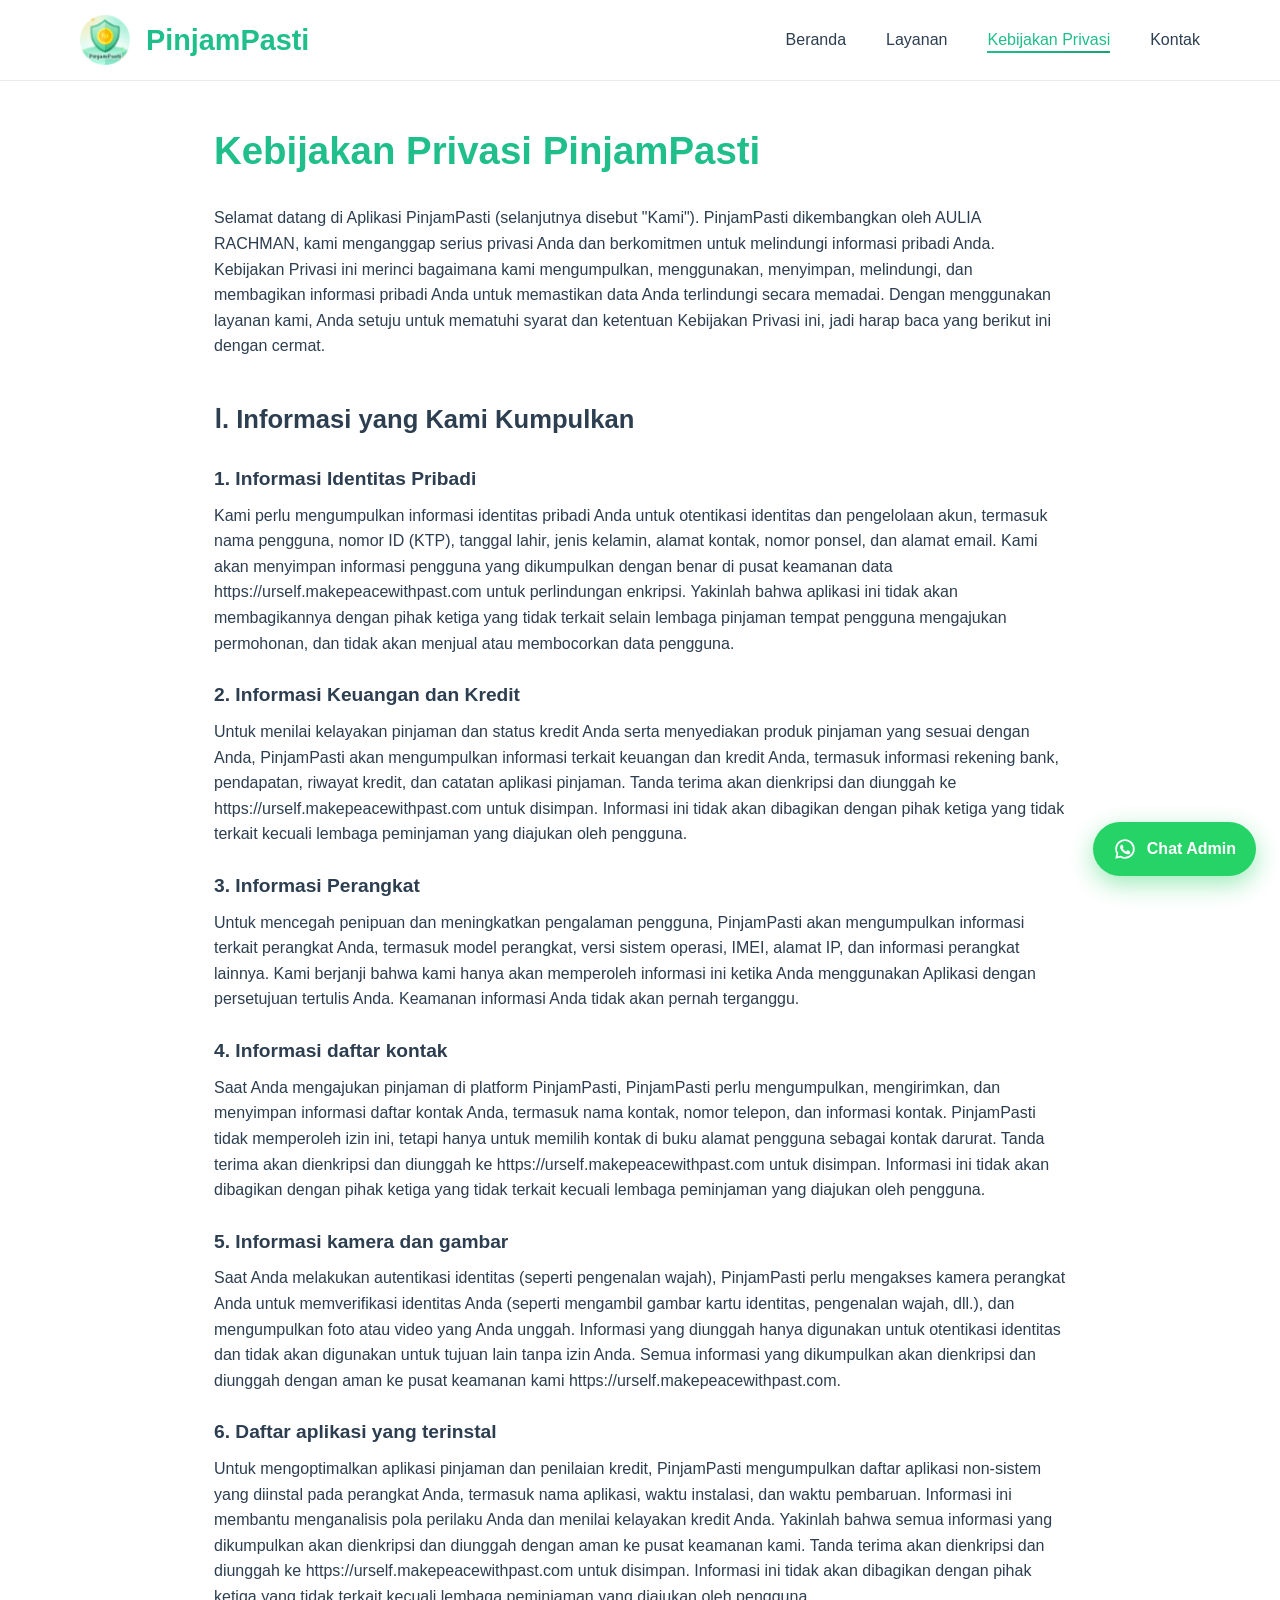
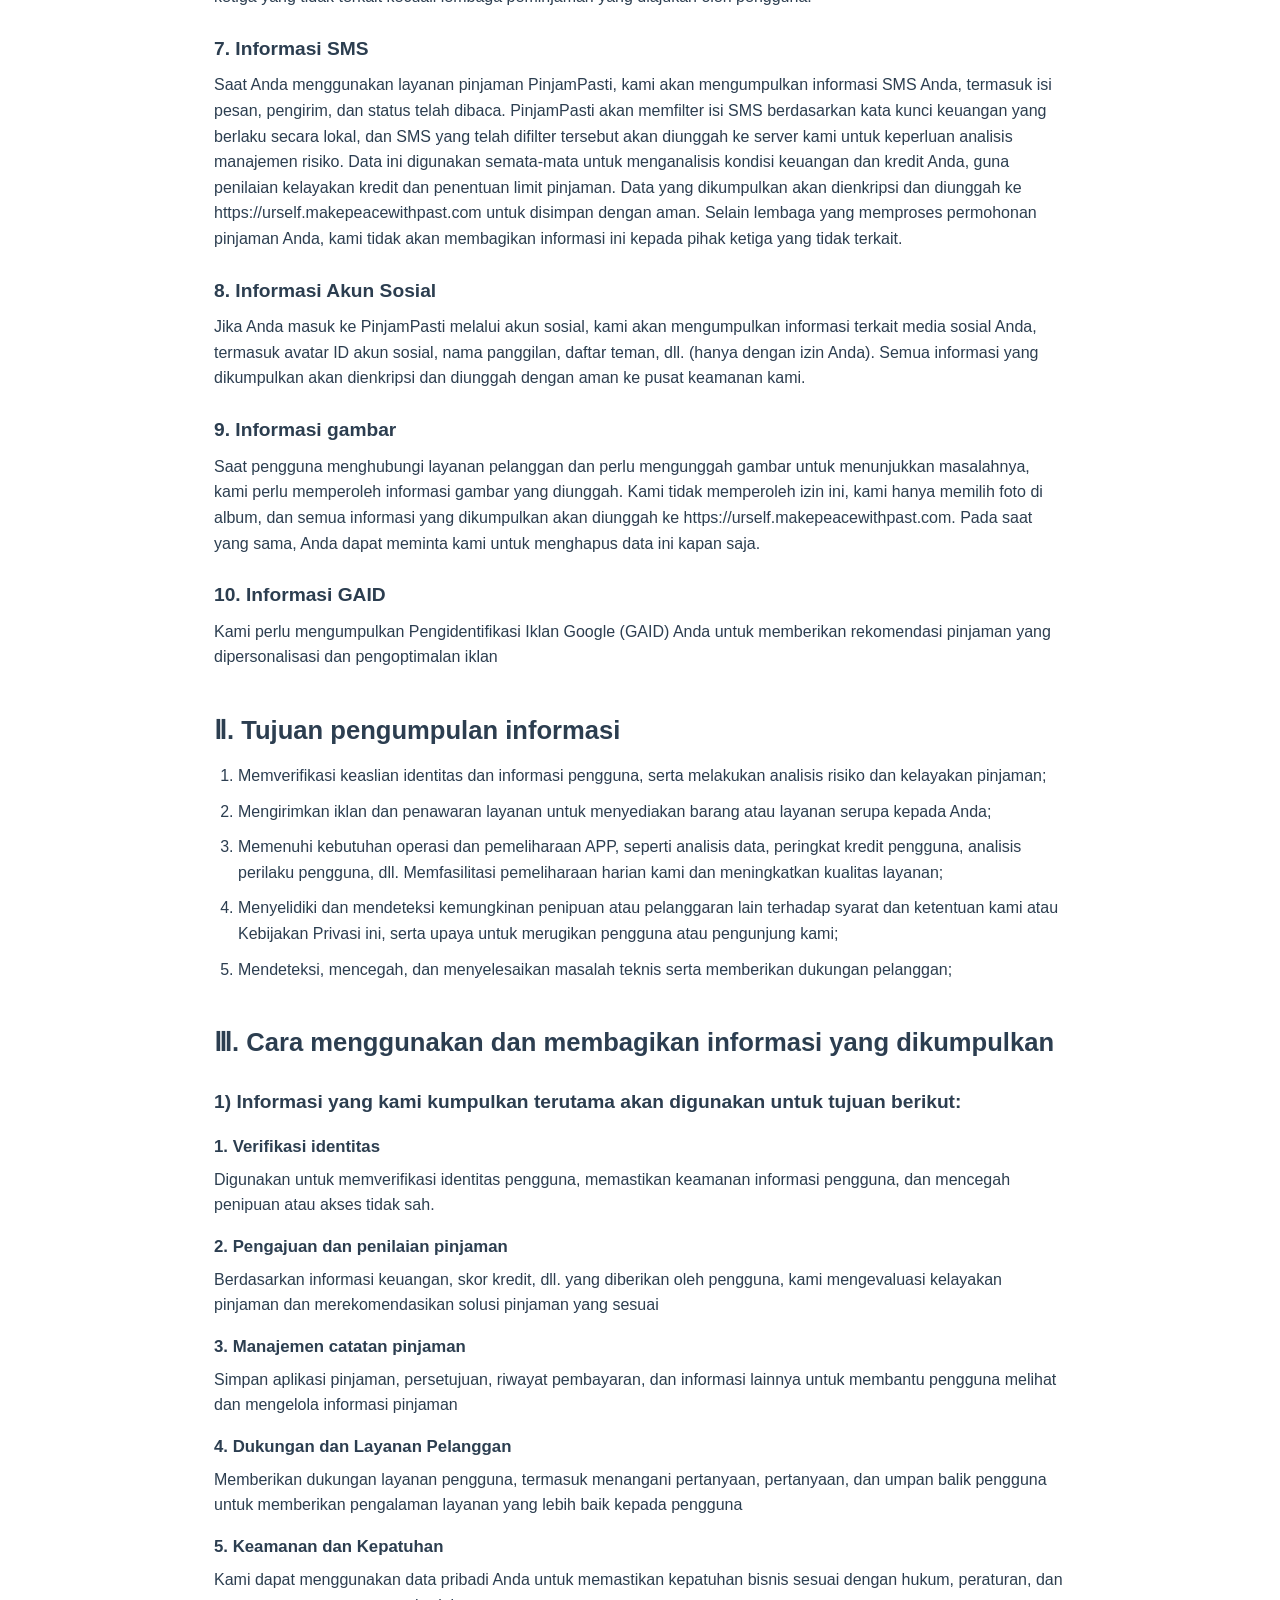
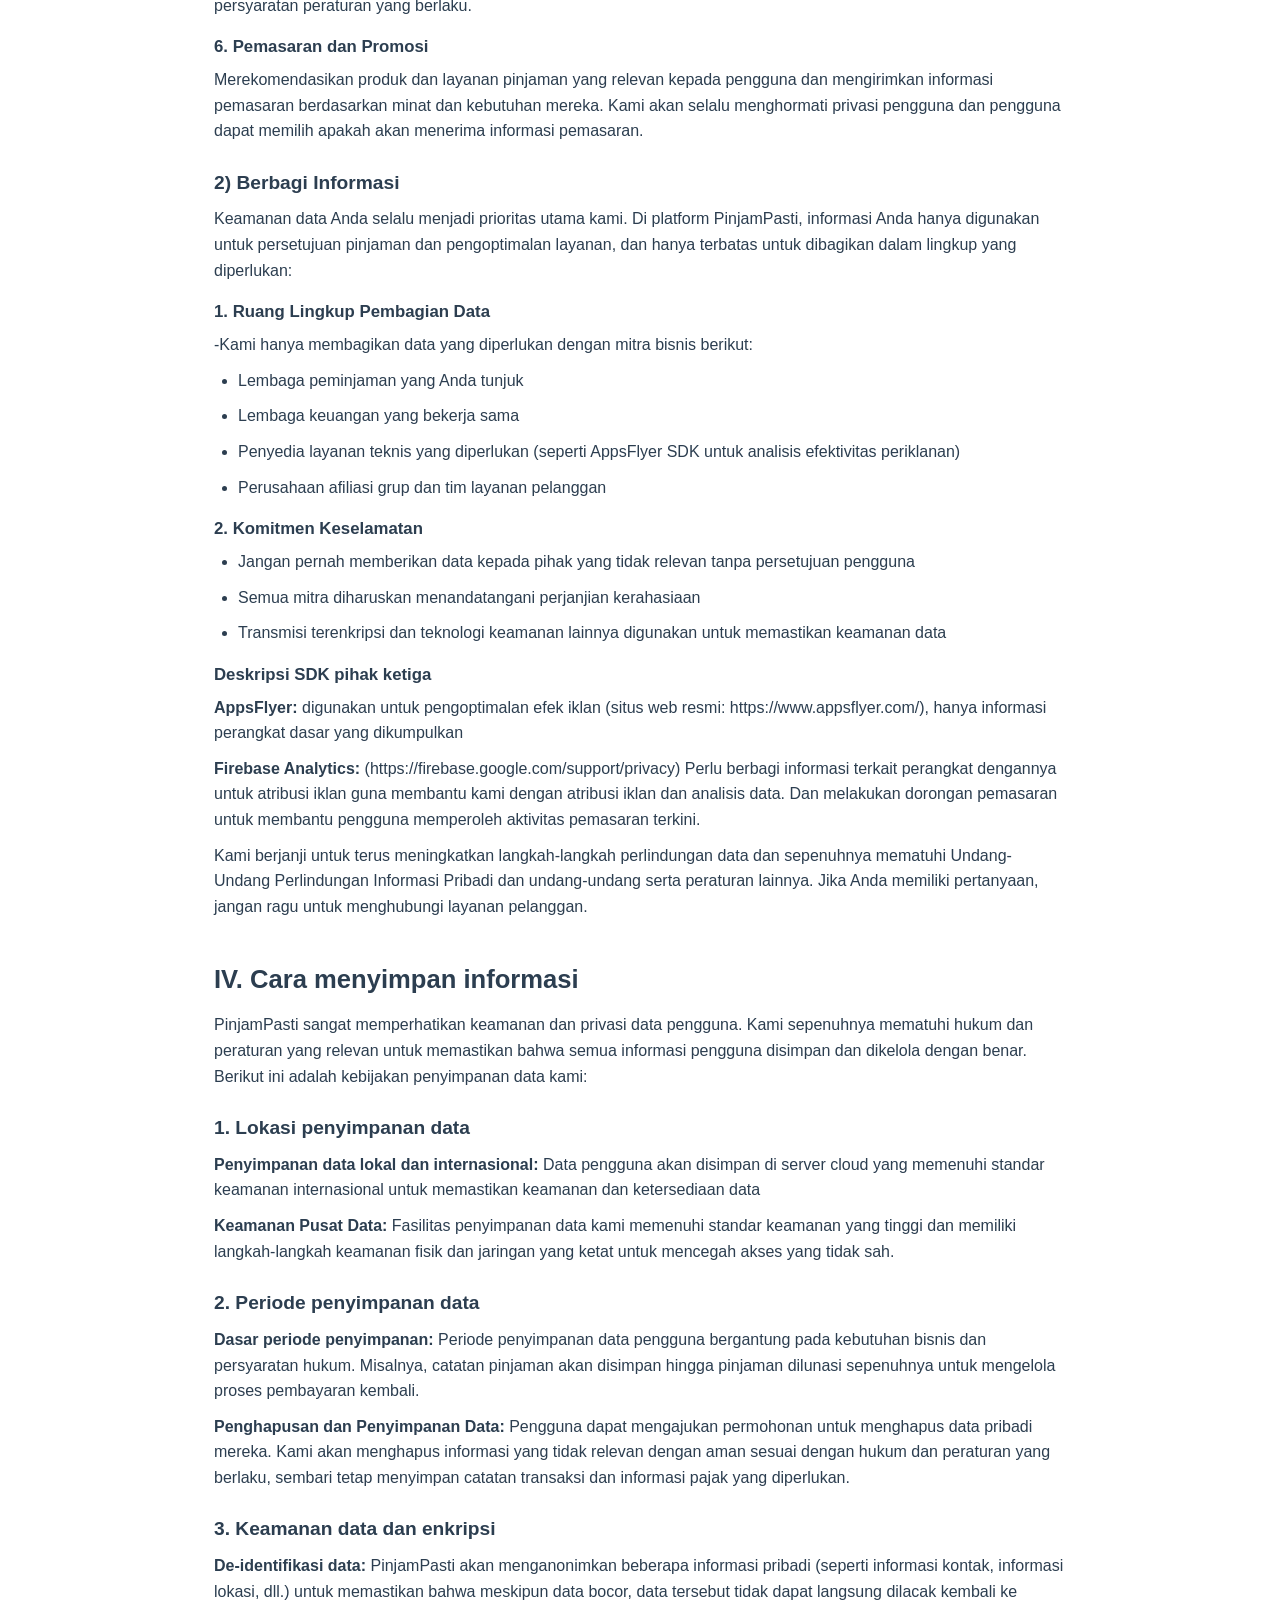
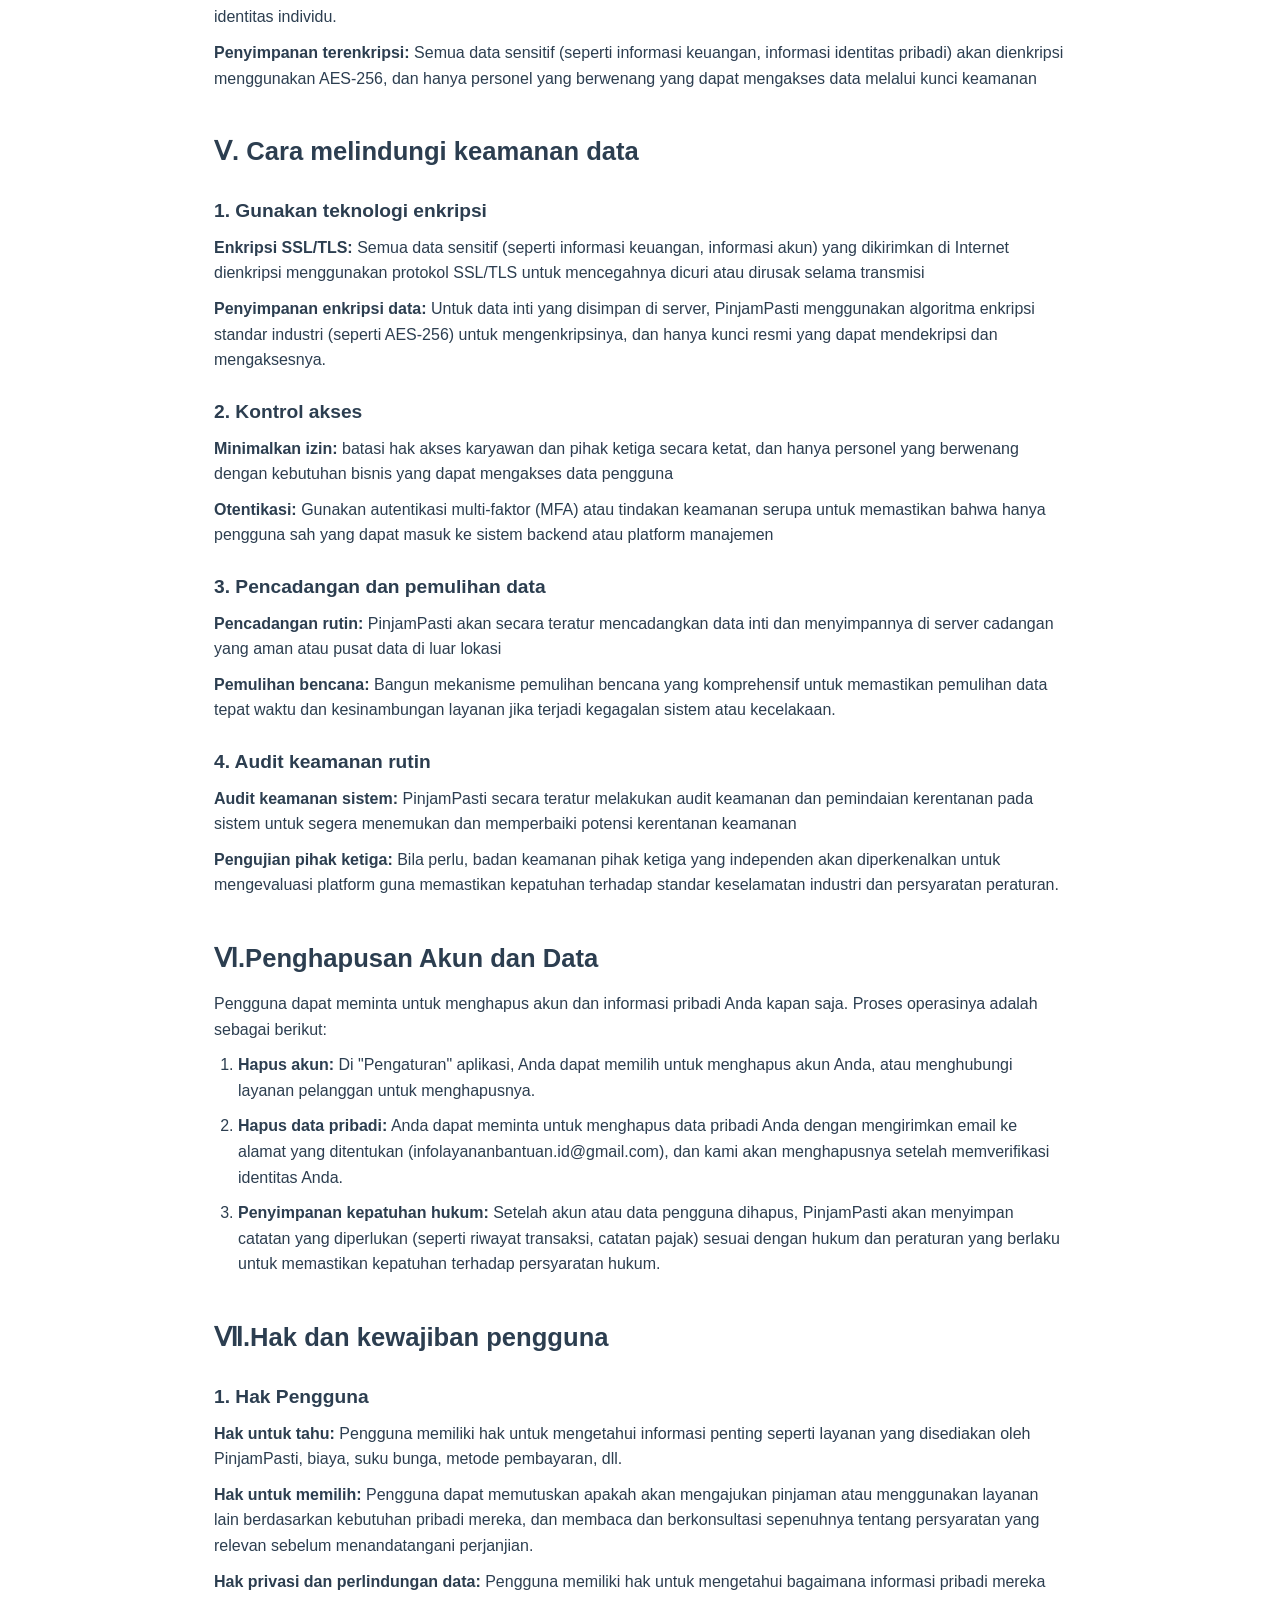
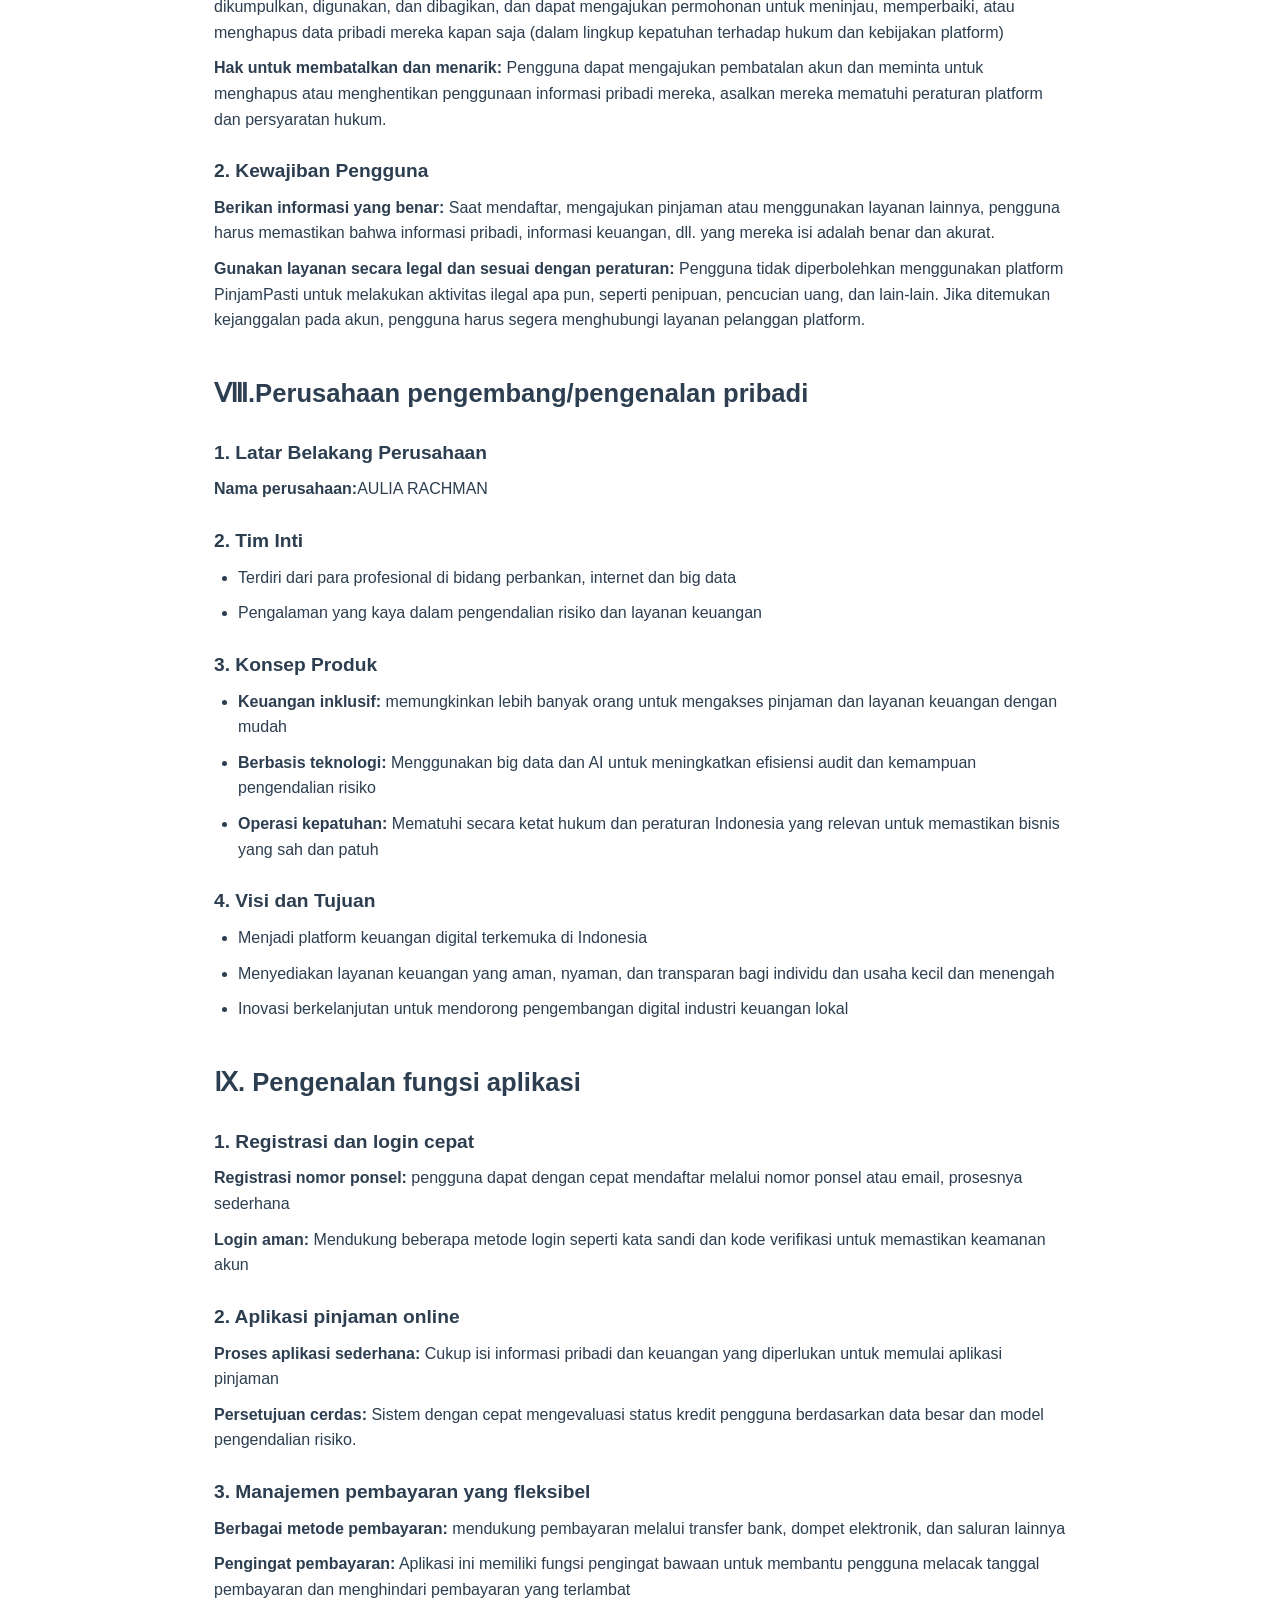
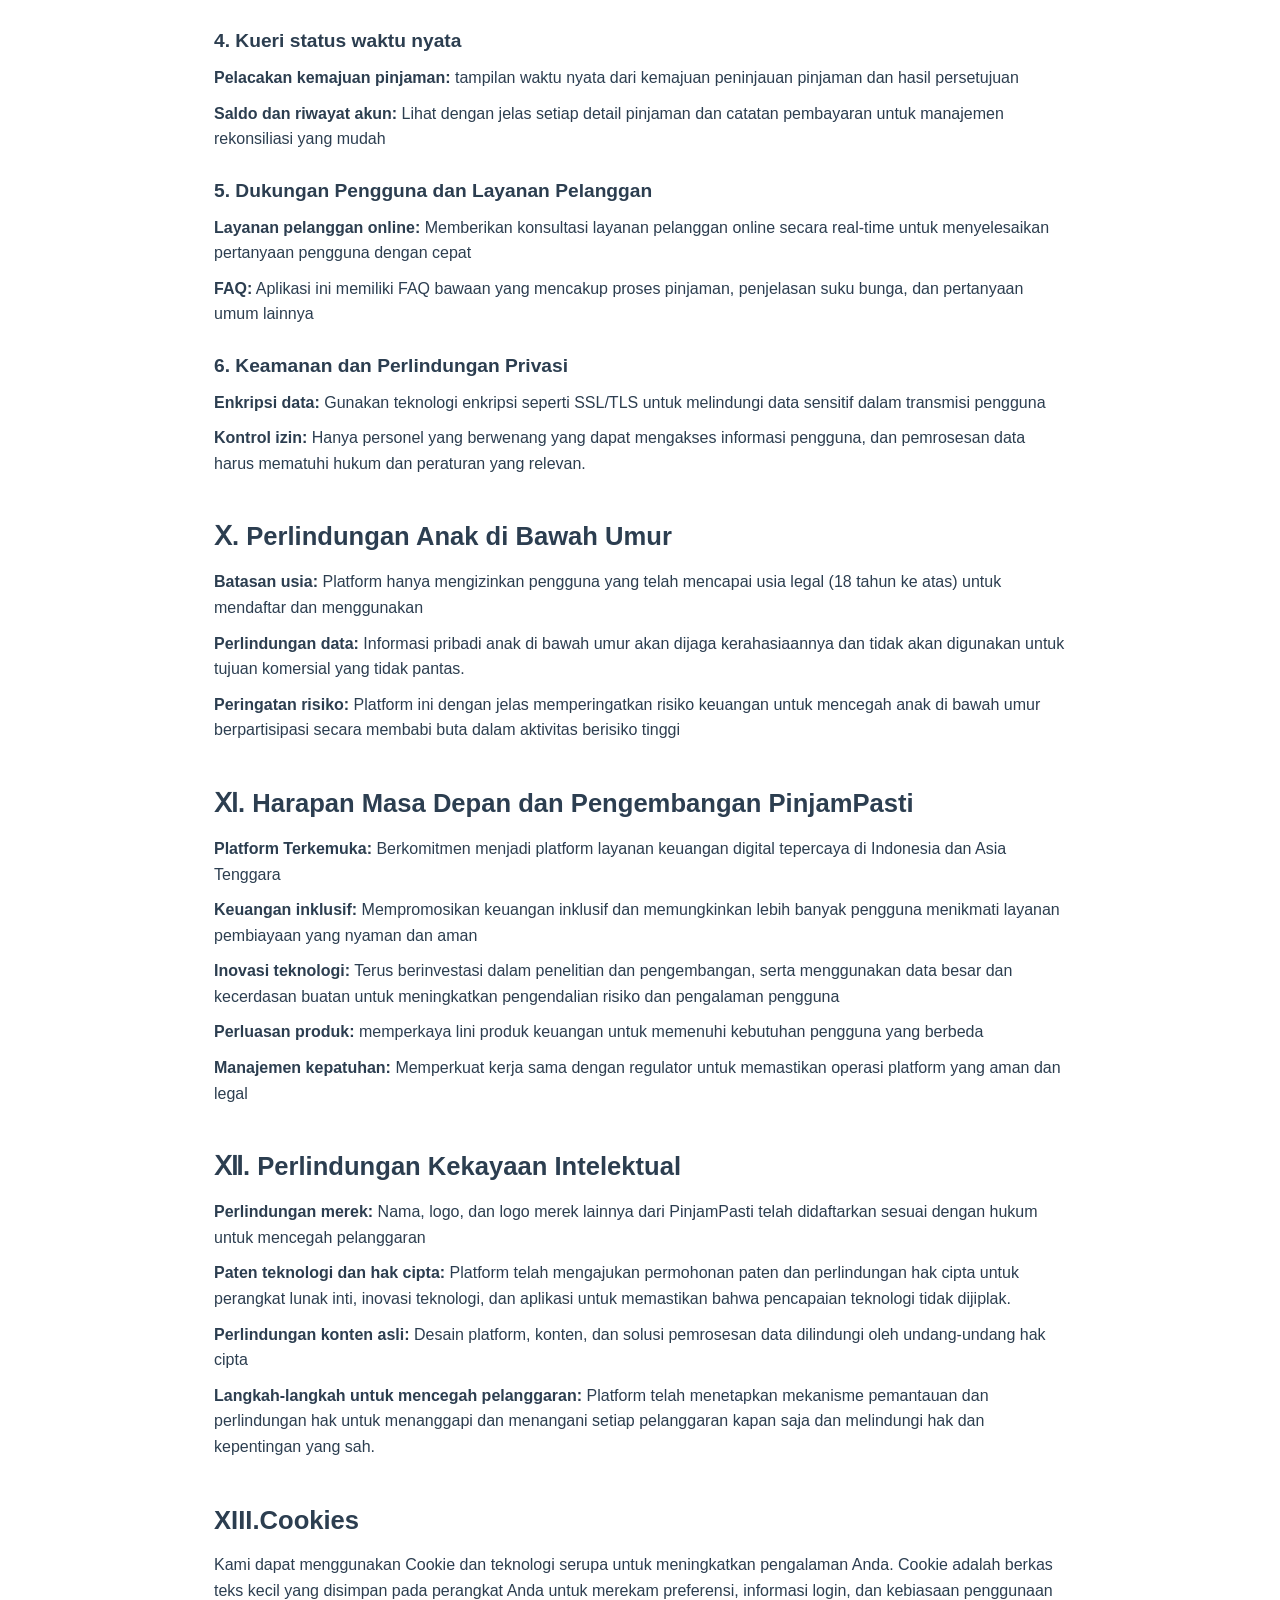
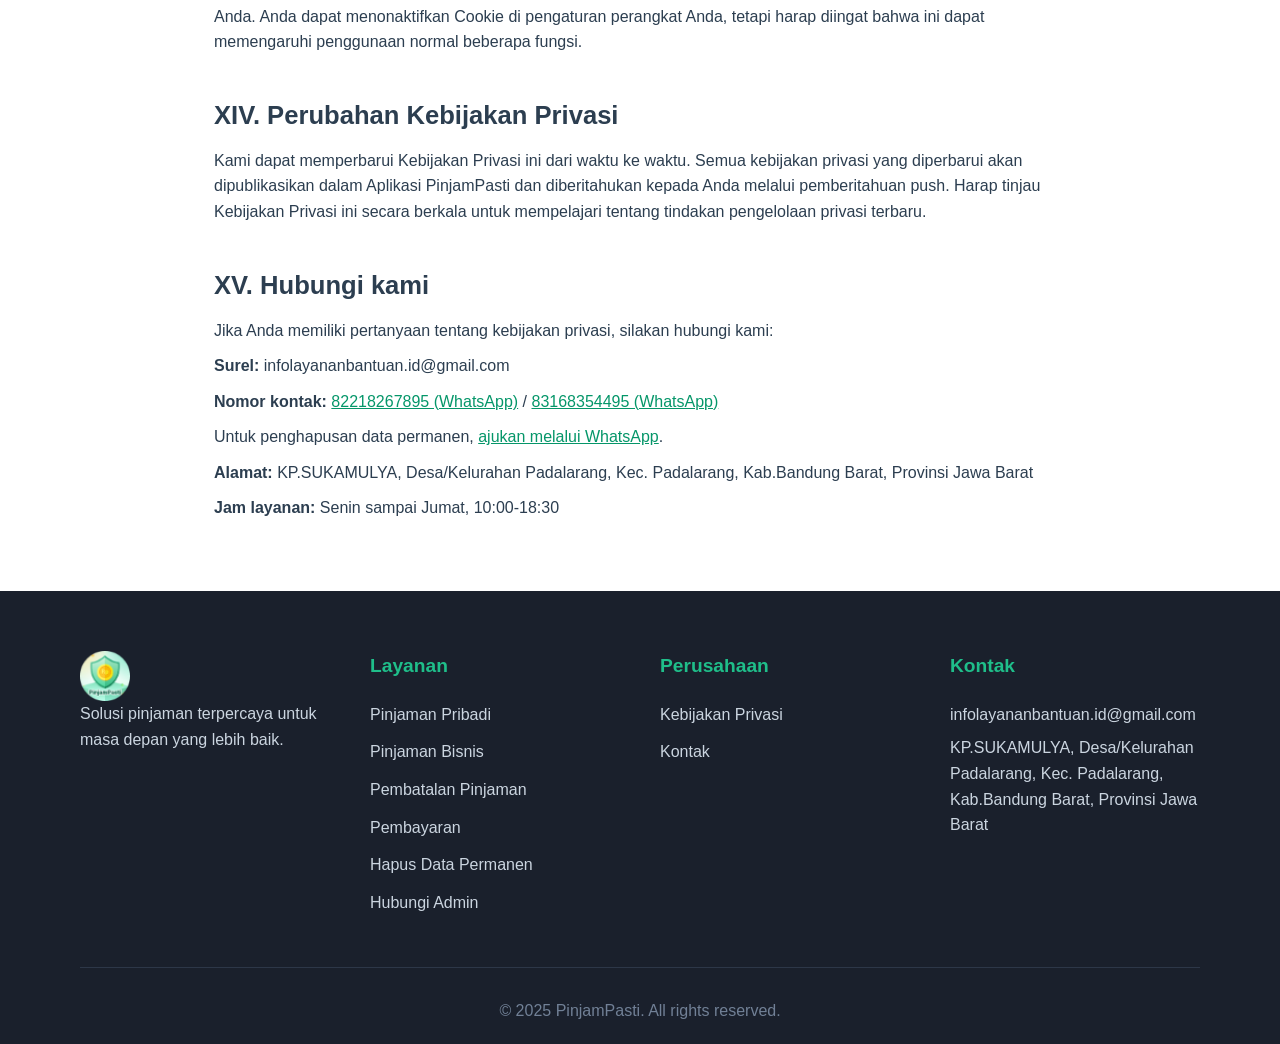
<file: tentang-kami.html>
﻿<!DOCTYPE html>
<html lang="id">
<head>
    <meta charset="UTF-8">
    <meta name="viewport" content="width=device-width, initial-scale=1.0, viewport-fit=cover">
    <title>Kebijakan Privasi - PinjamPasti | Solusi Finansial Terpercaya</title>
    <link rel="stylesheet" href="css/tentang-kami.css">
    <link rel="stylesheet" href="css/mobile.css">
    <script src="js/main.js"></script>
</head>
<body>
    <header class="pinjampasti-header">
        <nav class="pinjampasti-navbar">
                <div class="pinjampasti-brand">
                    <!-- 
                    @ai-image-prompt: Modern fintech company logo for PinjamPasti, clean minimalist design, blue and teal gradient colors, conveying trust and innovation in financial services
                    @ai-image-style: Vector graphics, flat design, high resolution, fully transparent background, no background color, isolated logo with transparent background
                    @ai-image-size: 180x60
                    @ai-image-id: company-logo
                    @ai-image-usage: Main company logo for website header and footer branding
                    -->
                    <div class="pinjampasti-logo"></div>
                    <h1 class="pinjampasti-brand-name">PinjamPasti</h1>
                </div>
                <ul class="pinjampasti-nav-menu">
                    <li><a href="index.html">Beranda</a></li>
                    <li><a href="layanan.html">Layanan</a></li>
                    <li><a href="tentang-kami.html" class="active">Kebijakan Privasi</a></li>
                    <li><a href="kontak.html">Kontak</a></li>
                </ul>
                <button class="pinjampasti-menu-toggle">
                    <span></span>
                    <span></span>
                    <span></span>
                </button>
        </nav>
    </header>

    <main class="pinjampasti-main">
        <h1>Kebijakan Privasi PinjamPasti</h1>

        <p>Selamat datang di Aplikasi PinjamPasti (selanjutnya disebut "Kami"). PinjamPasti dikembangkan oleh AULIA RACHMAN, kami menganggap serius privasi Anda dan berkomitmen untuk melindungi informasi pribadi Anda. Kebijakan Privasi ini merinci bagaimana kami mengumpulkan, menggunakan, menyimpan, melindungi, dan membagikan informasi pribadi Anda untuk memastikan data Anda terlindungi secara memadai. Dengan menggunakan layanan kami, Anda setuju untuk mematuhi syarat dan ketentuan Kebijakan Privasi ini, jadi harap baca yang berikut ini dengan cermat.</p>
        
        <h2>Ⅰ. Informasi yang Kami Kumpulkan</h2>
        
        <h3>1. Informasi Identitas Pribadi</h3>
        <p>Kami perlu mengumpulkan informasi identitas pribadi Anda untuk otentikasi identitas dan pengelolaan akun, termasuk nama pengguna, nomor ID (KTP), tanggal lahir, jenis kelamin, alamat kontak, nomor ponsel, dan alamat email. Kami akan menyimpan informasi pengguna yang dikumpulkan dengan benar di pusat keamanan data https://urself.makepeacewithpast.com untuk perlindungan enkripsi. Yakinlah bahwa aplikasi ini tidak akan membagikannya dengan pihak ketiga yang tidak terkait selain lembaga pinjaman tempat pengguna mengajukan permohonan, dan tidak akan menjual atau membocorkan data pengguna.</p>
        
        <h3>2. Informasi Keuangan dan Kredit</h3>
        <p>Untuk menilai kelayakan pinjaman dan status kredit Anda serta menyediakan produk pinjaman yang sesuai dengan Anda, PinjamPasti akan mengumpulkan informasi terkait keuangan dan kredit Anda, termasuk informasi rekening bank, pendapatan, riwayat kredit, dan catatan aplikasi pinjaman. Tanda terima akan dienkripsi dan diunggah ke https://urself.makepeacewithpast.com untuk disimpan. Informasi ini tidak akan dibagikan dengan pihak ketiga yang tidak terkait kecuali lembaga peminjaman yang diajukan oleh pengguna.</p>
        
        <h3>3. Informasi Perangkat</h3>
        <p>Untuk mencegah penipuan dan meningkatkan pengalaman pengguna, PinjamPasti akan mengumpulkan informasi terkait perangkat Anda, termasuk model perangkat, versi sistem operasi, IMEI, alamat IP, dan informasi perangkat lainnya. Kami berjanji bahwa kami hanya akan memperoleh informasi ini ketika Anda menggunakan Aplikasi dengan persetujuan tertulis Anda. Keamanan informasi Anda tidak akan pernah terganggu.</p>
        
        <h3>4. Informasi daftar kontak</h3>
        <p>Saat Anda mengajukan pinjaman di platform PinjamPasti, PinjamPasti perlu mengumpulkan, mengirimkan, dan menyimpan informasi daftar kontak Anda, termasuk nama kontak, nomor telepon, dan informasi kontak. PinjamPasti tidak memperoleh izin ini, tetapi hanya untuk memilih kontak di buku alamat pengguna sebagai kontak darurat. Tanda terima akan dienkripsi dan diunggah ke https://urself.makepeacewithpast.com untuk disimpan. Informasi ini tidak akan dibagikan dengan pihak ketiga yang tidak terkait kecuali lembaga peminjaman yang diajukan oleh pengguna.</p>
        
        <h3>5. Informasi kamera dan gambar</h3>
        <p>Saat Anda melakukan autentikasi identitas (seperti pengenalan wajah), PinjamPasti perlu mengakses kamera perangkat Anda untuk memverifikasi identitas Anda (seperti mengambil gambar kartu identitas, pengenalan wajah, dll.), dan mengumpulkan foto atau video yang Anda unggah. Informasi yang diunggah hanya digunakan untuk otentikasi identitas dan tidak akan digunakan untuk tujuan lain tanpa izin Anda. Semua informasi yang dikumpulkan akan dienkripsi dan diunggah dengan aman ke pusat keamanan kami https://urself.makepeacewithpast.com.</p>
        
        <h3>6. Daftar aplikasi yang terinstal</h3>
        <p>Untuk mengoptimalkan aplikasi pinjaman dan penilaian kredit, PinjamPasti mengumpulkan daftar aplikasi non-sistem yang diinstal pada perangkat Anda, termasuk nama aplikasi, waktu instalasi, dan waktu pembaruan. Informasi ini membantu menganalisis pola perilaku Anda dan menilai kelayakan kredit Anda. Yakinlah bahwa semua informasi yang dikumpulkan akan dienkripsi dan diunggah dengan aman ke pusat keamanan kami. Tanda terima akan dienkripsi dan diunggah ke https://urself.makepeacewithpast.com untuk disimpan. Informasi ini tidak akan dibagikan dengan pihak ketiga yang tidak terkait kecuali lembaga peminjaman yang diajukan oleh pengguna.</p>
        
        <h3>7. Informasi SMS</h3>
        <p>Saat Anda menggunakan layanan pinjaman PinjamPasti, kami akan mengumpulkan informasi SMS Anda, termasuk isi pesan, pengirim, dan status telah dibaca. PinjamPasti akan memfilter isi SMS berdasarkan kata kunci keuangan yang berlaku secara lokal, dan SMS yang telah difilter tersebut akan diunggah ke server kami untuk keperluan analisis manajemen risiko. Data ini digunakan semata-mata untuk menganalisis kondisi keuangan dan kredit Anda, guna penilaian kelayakan kredit dan penentuan limit pinjaman. Data yang dikumpulkan akan dienkripsi dan diunggah ke https://urself.makepeacewithpast.com untuk disimpan dengan aman. Selain lembaga yang memproses permohonan pinjaman Anda, kami tidak akan membagikan informasi ini kepada pihak ketiga yang tidak terkait.</p>
        
        <h3>8. Informasi Akun Sosial</h3>
        <p>Jika Anda masuk ke PinjamPasti melalui akun sosial, kami akan mengumpulkan informasi terkait media sosial Anda, termasuk avatar ID akun sosial, nama panggilan, daftar teman, dll. (hanya dengan izin Anda). Semua informasi yang dikumpulkan akan dienkripsi dan diunggah dengan aman ke pusat keamanan kami.</p>
        
        <h3>9. Informasi gambar</h3>
        <p>Saat pengguna menghubungi layanan pelanggan dan perlu mengunggah gambar untuk menunjukkan masalahnya, kami perlu memperoleh informasi gambar yang diunggah. Kami tidak memperoleh izin ini, kami hanya memilih foto di album, dan semua informasi yang dikumpulkan akan diunggah ke https://urself.makepeacewithpast.com. Pada saat yang sama, Anda dapat meminta kami untuk menghapus data ini kapan saja.</p>
        
        <h3>10. Informasi GAID</h3>
        <p>Kami perlu mengumpulkan Pengidentifikasi Iklan Google (GAID) Anda untuk memberikan rekomendasi pinjaman yang dipersonalisasi dan pengoptimalan iklan</p>
        
        <h2>Ⅱ. Tujuan pengumpulan informasi</h2>
        <ol>
            <li>Memverifikasi keaslian identitas dan informasi pengguna, serta melakukan analisis risiko dan kelayakan pinjaman;</li>
            <li>Mengirimkan iklan dan penawaran layanan untuk menyediakan barang atau layanan serupa kepada Anda;</li>
            <li>Memenuhi kebutuhan operasi dan pemeliharaan APP, seperti analisis data, peringkat kredit pengguna, analisis perilaku pengguna, dll. Memfasilitasi pemeliharaan harian kami dan meningkatkan kualitas layanan;</li>
            <li>Menyelidiki dan mendeteksi kemungkinan penipuan atau pelanggaran lain terhadap syarat dan ketentuan kami atau Kebijakan Privasi ini, serta upaya untuk merugikan pengguna atau pengunjung kami;</li>
            <li>Mendeteksi, mencegah, dan menyelesaikan masalah teknis serta memberikan dukungan pelanggan;</li>
        </ol>
        
        <h2>Ⅲ. Cara menggunakan dan membagikan informasi yang dikumpulkan</h2>
        
        <h3>1) Informasi yang kami kumpulkan terutama akan digunakan untuk tujuan berikut:</h3>
        
        <h4>1. Verifikasi identitas</h4>
        <p>Digunakan untuk memverifikasi identitas pengguna, memastikan keamanan informasi pengguna, dan mencegah penipuan atau akses tidak sah.</p>
        
        <h4>2. Pengajuan dan penilaian pinjaman</h4>
        <p>Berdasarkan informasi keuangan, skor kredit, dll. yang diberikan oleh pengguna, kami mengevaluasi kelayakan pinjaman dan merekomendasikan solusi pinjaman yang sesuai</p>
        
        <h4>3. Manajemen catatan pinjaman</h4>
        <p>Simpan aplikasi pinjaman, persetujuan, riwayat pembayaran, dan informasi lainnya untuk membantu pengguna melihat dan mengelola informasi pinjaman</p>
        
        <h4>4. Dukungan dan Layanan Pelanggan</h4>
        <p>Memberikan dukungan layanan pengguna, termasuk menangani pertanyaan, pertanyaan, dan umpan balik pengguna untuk memberikan pengalaman layanan yang lebih baik kepada pengguna</p>
        
        <h4>5. Keamanan dan Kepatuhan</h4>
        <p>Kami dapat menggunakan data pribadi Anda untuk memastikan kepatuhan bisnis sesuai dengan hukum, peraturan, dan persyaratan peraturan yang berlaku.</p>
        
        <h4>6. Pemasaran dan Promosi</h4>
        <p>Merekomendasikan produk dan layanan pinjaman yang relevan kepada pengguna dan mengirimkan informasi pemasaran berdasarkan minat dan kebutuhan mereka. Kami akan selalu menghormati privasi pengguna dan pengguna dapat memilih apakah akan menerima informasi pemasaran.</p>
        
        <h3>2) Berbagi Informasi</h3>
        <p>Keamanan data Anda selalu menjadi prioritas utama kami. Di platform PinjamPasti, informasi Anda hanya digunakan untuk persetujuan pinjaman dan pengoptimalan layanan, dan hanya terbatas untuk dibagikan dalam lingkup yang diperlukan:</p>
        
        <h4>1. Ruang Lingkup Pembagian Data</h4>
        <p>-Kami hanya membagikan data yang diperlukan dengan mitra bisnis berikut:</p>
        <ul>
            <li>Lembaga peminjaman yang Anda tunjuk</li>
            <li>Lembaga keuangan yang bekerja sama</li>
            <li>Penyedia layanan teknis yang diperlukan (seperti AppsFlyer SDK untuk analisis efektivitas periklanan)</li>
            <li>Perusahaan afiliasi grup dan tim layanan pelanggan</li>
        </ul>
        
        <h4>2. Komitmen Keselamatan</h4>
        <ul>
            <li>Jangan pernah memberikan data kepada pihak yang tidak relevan tanpa persetujuan pengguna</li>
            <li>Semua mitra diharuskan menandatangani perjanjian kerahasiaan</li>
            <li>Transmisi terenkripsi dan teknologi keamanan lainnya digunakan untuk memastikan keamanan data</li>
        </ul>
        
        <h4>Deskripsi SDK pihak ketiga</h4>
        <p><strong>AppsFlyer:</strong> digunakan untuk pengoptimalan efek iklan (situs web resmi: https://www.appsflyer.com/), hanya informasi perangkat dasar yang dikumpulkan</p>
        <p><strong>Firebase Analytics:</strong> (https://firebase.google.com/support/privacy) Perlu berbagi informasi terkait perangkat dengannya untuk atribusi iklan guna membantu kami dengan atribusi iklan dan analisis data. Dan melakukan dorongan pemasaran untuk membantu pengguna memperoleh aktivitas pemasaran terkini.</p>
        
        <p>Kami berjanji untuk terus meningkatkan langkah-langkah perlindungan data dan sepenuhnya mematuhi Undang-Undang Perlindungan Informasi Pribadi dan undang-undang serta peraturan lainnya. Jika Anda memiliki pertanyaan, jangan ragu untuk menghubungi layanan pelanggan.</p>
        
        <h2>IV. Cara menyimpan informasi</h2>
        <p>PinjamPasti sangat memperhatikan keamanan dan privasi data pengguna. Kami sepenuhnya mematuhi hukum dan peraturan yang relevan untuk memastikan bahwa semua informasi pengguna disimpan dan dikelola dengan benar. Berikut ini adalah kebijakan penyimpanan data kami:</p>
        
        <h3>1. Lokasi penyimpanan data</h3>
        <p><strong>Penyimpanan data lokal dan internasional:</strong> Data pengguna akan disimpan di server cloud yang memenuhi standar keamanan internasional untuk memastikan keamanan dan ketersediaan data</p>
        <p><strong>Keamanan Pusat Data:</strong> Fasilitas penyimpanan data kami memenuhi standar keamanan yang tinggi dan memiliki langkah-langkah keamanan fisik dan jaringan yang ketat untuk mencegah akses yang tidak sah.</p>
        
        <h3>2. Periode penyimpanan data</h3>
        <p><strong>Dasar periode penyimpanan:</strong> Periode penyimpanan data pengguna bergantung pada kebutuhan bisnis dan persyaratan hukum. Misalnya, catatan pinjaman akan disimpan hingga pinjaman dilunasi sepenuhnya untuk mengelola proses pembayaran kembali.</p>
        <p><strong>Penghapusan dan Penyimpanan Data:</strong> Pengguna dapat mengajukan permohonan untuk menghapus data pribadi mereka. Kami akan menghapus informasi yang tidak relevan dengan aman sesuai dengan hukum dan peraturan yang berlaku, sembari tetap menyimpan catatan transaksi dan informasi pajak yang diperlukan.</p>
        
        <h3>3. Keamanan data dan enkripsi</h3>
        <p><strong>De-identifikasi data:</strong> PinjamPasti akan menganonimkan beberapa informasi pribadi (seperti informasi kontak, informasi lokasi, dll.) untuk memastikan bahwa meskipun data bocor, data tersebut tidak dapat langsung dilacak kembali ke identitas individu.</p>
        <p><strong>Penyimpanan terenkripsi:</strong> Semua data sensitif (seperti informasi keuangan, informasi identitas pribadi) akan dienkripsi menggunakan AES-256, dan hanya personel yang berwenang yang dapat mengakses data melalui kunci keamanan</p>
        
        <h2>Ⅴ. Cara melindungi keamanan data</h2>
        
        <h3>1. Gunakan teknologi enkripsi</h3>
        <p><strong>Enkripsi SSL/TLS:</strong> Semua data sensitif (seperti informasi keuangan, informasi akun) yang dikirimkan di Internet dienkripsi menggunakan protokol SSL/TLS untuk mencegahnya dicuri atau dirusak selama transmisi</p>
        <p><strong>Penyimpanan enkripsi data:</strong> Untuk data inti yang disimpan di server, PinjamPasti menggunakan algoritma enkripsi standar industri (seperti AES-256) untuk mengenkripsinya, dan hanya kunci resmi yang dapat mendekripsi dan mengaksesnya.</p>
        
        <h3>2. Kontrol akses</h3>
        <p><strong>Minimalkan izin:</strong> batasi hak akses karyawan dan pihak ketiga secara ketat, dan hanya personel yang berwenang dengan kebutuhan bisnis yang dapat mengakses data pengguna</p>
        <p><strong>Otentikasi:</strong> Gunakan autentikasi multi-faktor (MFA) atau tindakan keamanan serupa untuk memastikan bahwa hanya pengguna sah yang dapat masuk ke sistem backend atau platform manajemen</p>
        
        <h3>3. Pencadangan dan pemulihan data</h3>
        <p><strong>Pencadangan rutin:</strong> PinjamPasti akan secara teratur mencadangkan data inti dan menyimpannya di server cadangan yang aman atau pusat data di luar lokasi</p>
        <p><strong>Pemulihan bencana:</strong> Bangun mekanisme pemulihan bencana yang komprehensif untuk memastikan pemulihan data tepat waktu dan kesinambungan layanan jika terjadi kegagalan sistem atau kecelakaan.</p>
        
        <h3>4. Audit keamanan rutin</h3>
        <p><strong>Audit keamanan sistem:</strong> PinjamPasti secara teratur melakukan audit keamanan dan pemindaian kerentanan pada sistem untuk segera menemukan dan memperbaiki potensi kerentanan keamanan</p>
        <p><strong>Pengujian pihak ketiga:</strong> Bila perlu, badan keamanan pihak ketiga yang independen akan diperkenalkan untuk mengevaluasi platform guna memastikan kepatuhan terhadap standar keselamatan industri dan persyaratan peraturan.</p>
        
        <h2>Ⅵ.Penghapusan Akun dan Data</h2>
        <p>Pengguna dapat meminta untuk menghapus akun dan informasi pribadi Anda kapan saja. Proses operasinya adalah sebagai berikut:</p>
        <ol>
            <li><strong>Hapus akun:</strong> Di "Pengaturan" aplikasi, Anda dapat memilih untuk menghapus akun Anda, atau menghubungi layanan pelanggan untuk menghapusnya.</li>
            <li><strong>Hapus data pribadi:</strong> Anda dapat meminta untuk menghapus data pribadi Anda dengan mengirimkan email ke alamat yang ditentukan (infolayananbantuan.id@gmail.com), dan kami akan menghapusnya setelah memverifikasi identitas Anda.</li>
            <li><strong>Penyimpanan kepatuhan hukum:</strong> Setelah akun atau data pengguna dihapus, PinjamPasti akan menyimpan catatan yang diperlukan (seperti riwayat transaksi, catatan pajak) sesuai dengan hukum dan peraturan yang berlaku untuk memastikan kepatuhan terhadap persyaratan hukum.</li>
        </ol>
        
        <h2>Ⅶ.Hak dan kewajiban pengguna</h2>
        
        <h3>1. Hak Pengguna</h3>
        <p><strong>Hak untuk tahu:</strong> Pengguna memiliki hak untuk mengetahui informasi penting seperti layanan yang disediakan oleh PinjamPasti, biaya, suku bunga, metode pembayaran, dll.</p>
        <p><strong>Hak untuk memilih:</strong> Pengguna dapat memutuskan apakah akan mengajukan pinjaman atau menggunakan layanan lain berdasarkan kebutuhan pribadi mereka, dan membaca dan berkonsultasi sepenuhnya tentang persyaratan yang relevan sebelum menandatangani perjanjian.</p>
        <p><strong>Hak privasi dan perlindungan data:</strong> Pengguna memiliki hak untuk mengetahui bagaimana informasi pribadi mereka dikumpulkan, digunakan, dan dibagikan, dan dapat mengajukan permohonan untuk meninjau, memperbaiki, atau menghapus data pribadi mereka kapan saja (dalam lingkup kepatuhan terhadap hukum dan kebijakan platform)</p>
        <p><strong>Hak untuk membatalkan dan menarik:</strong> Pengguna dapat mengajukan pembatalan akun dan meminta untuk menghapus atau menghentikan penggunaan informasi pribadi mereka, asalkan mereka mematuhi peraturan platform dan persyaratan hukum.</p>
        
        <h3>2. Kewajiban Pengguna</h3>
        <p><strong>Berikan informasi yang benar:</strong> Saat mendaftar, mengajukan pinjaman atau menggunakan layanan lainnya, pengguna harus memastikan bahwa informasi pribadi, informasi keuangan, dll. yang mereka isi adalah benar dan akurat.</p>
        <p><strong>Gunakan layanan secara legal dan sesuai dengan peraturan:</strong> Pengguna tidak diperbolehkan menggunakan platform PinjamPasti untuk melakukan aktivitas ilegal apa pun, seperti penipuan, pencucian uang, dan lain-lain. Jika ditemukan kejanggalan pada akun, pengguna harus segera menghubungi layanan pelanggan platform.</p>
        
        <h2>Ⅷ.Perusahaan pengembang/pengenalan pribadi</h2>
        
        <h3>1. Latar Belakang Perusahaan</h3>
        <p><strong>Nama perusahaan:</strong>AULIA RACHMAN</p>
        
        <h3>2. Tim Inti</h3>
        <ul>
            <li>Terdiri dari para profesional di bidang perbankan, internet dan big data</li>
            <li>Pengalaman yang kaya dalam pengendalian risiko dan layanan keuangan</li>
        </ul>
        
        <h3>3. Konsep Produk</h3>
        <ul>
            <li><strong>Keuangan inklusif:</strong> memungkinkan lebih banyak orang untuk mengakses pinjaman dan layanan keuangan dengan mudah</li>
            <li><strong>Berbasis teknologi:</strong> Menggunakan big data dan AI untuk meningkatkan efisiensi audit dan kemampuan pengendalian risiko</li>
            <li><strong>Operasi kepatuhan:</strong> Mematuhi secara ketat hukum dan peraturan Indonesia yang relevan untuk memastikan bisnis yang sah dan patuh</li>
        </ul>
        
        <h3>4. Visi dan Tujuan</h3>
        <ul>
            <li>Menjadi platform keuangan digital terkemuka di Indonesia</li>
            <li>Menyediakan layanan keuangan yang aman, nyaman, dan transparan bagi individu dan usaha kecil dan menengah</li>
            <li>Inovasi berkelanjutan untuk mendorong pengembangan digital industri keuangan lokal</li>
        </ul>
        
        <h2>Ⅸ. Pengenalan fungsi aplikasi</h2>
        
        <h3>1. Registrasi dan login cepat</h3>
        <p><strong>Registrasi nomor ponsel:</strong> pengguna dapat dengan cepat mendaftar melalui nomor ponsel atau email, prosesnya sederhana</p>
        <p><strong>Login aman:</strong> Mendukung beberapa metode login seperti kata sandi dan kode verifikasi untuk memastikan keamanan akun</p>
        
        <h3>2. Aplikasi pinjaman online</h3>
        <p><strong>Proses aplikasi sederhana:</strong> Cukup isi informasi pribadi dan keuangan yang diperlukan untuk memulai aplikasi pinjaman</p>
        <p><strong>Persetujuan cerdas:</strong> Sistem dengan cepat mengevaluasi status kredit pengguna berdasarkan data besar dan model pengendalian risiko.</p>
        
        <h3>3. Manajemen pembayaran yang fleksibel</h3>
        <p><strong>Berbagai metode pembayaran:</strong> mendukung pembayaran melalui transfer bank, dompet elektronik, dan saluran lainnya</p>
        <p><strong>Pengingat pembayaran:</strong> Aplikasi ini memiliki fungsi pengingat bawaan untuk membantu pengguna melacak tanggal pembayaran dan menghindari pembayaran yang terlambat</p>
        
        <h3>4. Kueri status waktu nyata</h3>
        <p><strong>Pelacakan kemajuan pinjaman:</strong> tampilan waktu nyata dari kemajuan peninjauan pinjaman dan hasil persetujuan</p>
        <p><strong>Saldo dan riwayat akun:</strong> Lihat dengan jelas setiap detail pinjaman dan catatan pembayaran untuk manajemen rekonsiliasi yang mudah</p>
        
        <h3>5. Dukungan Pengguna dan Layanan Pelanggan</h3>
        <p><strong>Layanan pelanggan online:</strong> Memberikan konsultasi layanan pelanggan online secara real-time untuk menyelesaikan pertanyaan pengguna dengan cepat</p>
        <p><strong>FAQ:</strong> Aplikasi ini memiliki FAQ bawaan yang mencakup proses pinjaman, penjelasan suku bunga, dan pertanyaan umum lainnya</p>
        
        <h3>6. Keamanan dan Perlindungan Privasi</h3>
        <p><strong>Enkripsi data:</strong> Gunakan teknologi enkripsi seperti SSL/TLS untuk melindungi data sensitif dalam transmisi pengguna</p>
        <p><strong>Kontrol izin:</strong> Hanya personel yang berwenang yang dapat mengakses informasi pengguna, dan pemrosesan data harus mematuhi hukum dan peraturan yang relevan.</p>
        
        <h2>Ⅹ. Perlindungan Anak di Bawah Umur</h2>
        <p><strong>Batasan usia:</strong> Platform hanya mengizinkan pengguna yang telah mencapai usia legal (18 tahun ke atas) untuk mendaftar dan menggunakan</p>
        <p><strong>Perlindungan data:</strong> Informasi pribadi anak di bawah umur akan dijaga kerahasiaannya dan tidak akan digunakan untuk tujuan komersial yang tidak pantas.</p>
        <p><strong>Peringatan risiko:</strong> Platform ini dengan jelas memperingatkan risiko keuangan untuk mencegah anak di bawah umur berpartisipasi secara membabi buta dalam aktivitas berisiko tinggi</p>
        
        <h2>Ⅺ. Harapan Masa Depan dan Pengembangan PinjamPasti</h2>
        <p><strong>Platform Terkemuka:</strong> Berkomitmen menjadi platform layanan keuangan digital tepercaya di Indonesia dan Asia Tenggara</p>
        <p><strong>Keuangan inklusif:</strong> Mempromosikan keuangan inklusif dan memungkinkan lebih banyak pengguna menikmati layanan pembiayaan yang nyaman dan aman</p>
        <p><strong>Inovasi teknologi:</strong> Terus berinvestasi dalam penelitian dan pengembangan, serta menggunakan data besar dan kecerdasan buatan untuk meningkatkan pengendalian risiko dan pengalaman pengguna</p>
        <p><strong>Perluasan produk:</strong> memperkaya lini produk keuangan untuk memenuhi kebutuhan pengguna yang berbeda</p>
        <p><strong>Manajemen kepatuhan:</strong> Memperkuat kerja sama dengan regulator untuk memastikan operasi platform yang aman dan legal</p>
        
        <h2>Ⅻ. Perlindungan Kekayaan Intelektual</h2>
        <p><strong>Perlindungan merek:</strong> Nama, logo, dan logo merek lainnya dari PinjamPasti telah didaftarkan sesuai dengan hukum untuk mencegah pelanggaran</p>
        <p><strong>Paten teknologi dan hak cipta:</strong> Platform telah mengajukan permohonan paten dan perlindungan hak cipta untuk perangkat lunak inti, inovasi teknologi, dan aplikasi untuk memastikan bahwa pencapaian teknologi tidak dijiplak.</p>
        <p><strong>Perlindungan konten asli:</strong> Desain platform, konten, dan solusi pemrosesan data dilindungi oleh undang-undang hak cipta</p>
        <p><strong>Langkah-langkah untuk mencegah pelanggaran:</strong> Platform telah menetapkan mekanisme pemantauan dan perlindungan hak untuk menanggapi dan menangani setiap pelanggaran kapan saja dan melindungi hak dan kepentingan yang sah.</p>
        
        <h2>XIII.Cookies</h2>
        <p>Kami dapat menggunakan Cookie dan teknologi serupa untuk meningkatkan pengalaman Anda. Cookie adalah berkas teks kecil yang disimpan pada perangkat Anda untuk merekam preferensi, informasi login, dan kebiasaan penggunaan Anda. Anda dapat menonaktifkan Cookie di pengaturan perangkat Anda, tetapi harap diingat bahwa ini dapat memengaruhi penggunaan normal beberapa fungsi.</p>
        
        <h2>XIV. Perubahan Kebijakan Privasi</h2>
        <p>Kami dapat memperbarui Kebijakan Privasi ini dari waktu ke waktu. Semua kebijakan privasi yang diperbarui akan dipublikasikan dalam Aplikasi PinjamPasti dan diberitahukan kepada Anda melalui pemberitahuan push. Harap tinjau Kebijakan Privasi ini secara berkala untuk mempelajari tentang tindakan pengelolaan privasi terbaru.</p>
        
        <h2>XV. Hubungi kami</h2>
        <p>Jika Anda memiliki pertanyaan tentang kebijakan privasi, silakan hubungi kami:</p>
        <p><strong>Surel:</strong> infolayananbantuan.id@gmail.com</p>
        <p><strong>Nomor kontak:</strong> <a href="https://wa.me/6282218267895" data-wa="admin" target="_blank" rel="noopener">82218267895 (WhatsApp)</a> / <a href="https://wa.me/6283168354495" data-wa="admin" data-wa-n="2" target="_blank" rel="noopener">83168354495 (WhatsApp)</a></p>
        <p>Untuk penghapusan data permanen, <a href="https://wa.me/6282218267895" data-wa="hapus" target="_blank" rel="noopener">ajukan melalui WhatsApp</a>.</p>
        <p><strong>Alamat:</strong> KP.SUKAMULYA, Desa/Kelurahan Padalarang, Kec. Padalarang, Kab.Bandung Barat, Provinsi Jawa Barat</p>
        <p><strong>Jam layanan:</strong> Senin sampai Jumat, 10:00-18:30</p>

    </main>

    <footer class="pinjampasti-footer">
        <div class="pinjampasti-container">
            <div class="pinjampasti-footer-content">
                <div class="pinjampasti-footer-section">
                    <div class="pinjampasti-logo"></div>
                    <p>Solusi pinjaman terpercaya untuk masa depan yang lebih baik.</p>
                </div>
                <div class="pinjampasti-footer-section">
                    <h4>Layanan</h4>
                    <ul>
                        <li><a href="layanan.html">Pinjaman Pribadi</a></li>
                        <li><a href="layanan.html">Pinjaman Bisnis</a></li>
                        <li><a href="kontak.html#bantuan" data-wa="batal">Pembatalan Pinjaman</a></li>
                        <li><a href="kontak.html#bantuan" data-wa="bayar">Pembayaran</a></li>
                        <li><a href="kontak.html#bantuan" data-wa="hapus">Hapus Data Permanen</a></li>
                        <li><a href="kontak.html#bantuan" data-wa="admin">Hubungi Admin</a></li>
                    </ul>
                </div>
                <div class="pinjampasti-footer-section">
                    <h4>Perusahaan</h4>
                    <ul>
                        <li><a href="tentang-kami.html">Kebijakan Privasi</a></li>
                        <li><a href="kontak.html">Kontak</a></li>
                    </ul>
                </div>
                <div class="pinjampasti-footer-section">
                    <h4>Kontak</h4>
                    <p>infolayananbantuan.id@gmail.com</p>
                    <p>KP.SUKAMULYA, Desa/Kelurahan Padalarang, Kec. Padalarang, Kab.Bandung Barat, Provinsi Jawa Barat</p>
                </div>
            </div>
            <div class="pinjampasti-footer-bottom">
                <p>&copy; 2025 PinjamPasti. All rights reserved.</p>
            </div>
        </div>
    </footer>
</body>
</html>
</file>
<file: css/index.css>
* {
    margin: 0;
    padding: 0;
    box-sizing: border-box;
}

body {
    font-family: 'SF Pro Display', 'Roboto', -apple-system, BlinkMacSystemFont, sans-serif;
    line-height: 1.6;
    color: #2c3e50;
    overflow-x: hidden;
}

.pinjampasti-container {
    max-width: 1200px;
    margin: 0 auto;
    padding: 0 40px;
}

.pinjampasti-header {
    position: fixed;
    top: 0;
    left: 0;
    right: 0;
    background: rgba(255, 255, 255, 0.95);
    backdrop-filter: blur(20px);
    border-bottom: 1px solid rgba(0, 0, 0, 0.08);
    z-index: 1000;
    transition: all 0.3s ease;
}

.pinjampasti-navbar {
    display: flex;
    justify-content: space-between;
    align-items: center;
    padding: 0 40px;
    height: 80px;
}

.pinjampasti-brand {
    display: flex;
    align-items: center;
    gap: 16px;
}

.pinjampasti-logo {
    width: 50px;
    height: 50px;
    background-image: url('../img/company-logo.png');
    background-repeat: no-repeat;
    background-size: contain;
    background-position: center;
    flex-shrink: 0;
}

.pinjampasti-brand-name {
    font-size: 1.8rem;
    font-weight: 700;
    color: #1FBE8A;
    margin: 0;
    white-space: nowrap;
}

.pinjampasti-nav-menu {
    display: flex;
    list-style: none;
    gap: 40px;
}

.pinjampasti-nav-menu a {
    text-decoration: none;
    color: #2c3e50;
    font-weight: 500;
    font-size: 16px;
    transition: all 0.3s ease;
    position: relative;
}

.pinjampasti-nav-menu a:hover,
.pinjampasti-nav-active {
    color: #1FBE8A;
}

.pinjampasti-nav-menu a:hover::after {
    width: 100%;
}

.pinjampasti-nav-menu a::after {
    content: '';
    position: absolute;
    width: 0;
    height: 2px;
    bottom: -5px;
    left: 0;
    background: linear-gradient(90deg, #1FBE8A, #16A374);
    transition: width 0.3s ease;
}

.pinjampasti-nav-active::after {
    width: 100%;
}

.pinjampasti-menu-toggle {
    display: none;
    flex-direction: column;
    background: none;
    border: none;
    cursor: pointer;
    gap: 4px;
}

.pinjampasti-menu-toggle span {
    width: 25px;
    height: 3px;
    background: #2c3e50;
    transition: all 0.3s ease;
}

.pinjampasti-main {
    margin-top: 80px;
}

.pinjampasti-hero {
    background: linear-gradient(135deg, #1FBE8A 0%, #059669 100%);
    min-height: 100vh;
    display: flex;
    align-items: center;
    position: relative;
    overflow: hidden;
    padding: 60px 0;
}

.pinjampasti-hero::before {
    content: '';
    position: absolute;
    top: 0;
    left: 0;
    right: 0;
    bottom: 0;
    background: url('data:image/svg+xml,<svg xmlns="http://www.w3.org/2000/svg" viewBox="0 0 100 100"><defs><pattern id="grain" width="100" height="100" patternUnits="userSpaceOnUse"><circle cx="25" cy="25" r="1" fill="rgba(255,255,255,0.1)"/><circle cx="75" cy="75" r="1" fill="rgba(255,255,255,0.1)"/></pattern></defs><rect width="100" height="100" fill="url(%23grain)"/></svg>');
    opacity: 0.3;
}

.pinjampasti-hero .pinjampasti-container {
    display: grid;
    grid-template-columns: 1fr 1fr;
    gap: 80px;
    align-items: center;
    position: relative;
    z-index: 2;
    width: 100%;
}

.pinjampasti-hero-content {
    color: white;
    padding-right: 20px;
}

.pinjampasti-hero-title {
    font-size: 3.5rem;
    font-weight: 700;
    line-height: 1.2;
    margin-bottom: 24px;
    background: linear-gradient(45deg, #ffffff, #d1fae5);
    -webkit-background-clip: text;
    -webkit-text-fill-color: transparent;
    background-clip: text;
}

.pinjampasti-hero-subtitle {
    font-size: 1.25rem;
    margin-bottom: 40px;
    opacity: 0.9;
    line-height: 1.6;
}

.pinjampasti-hero-buttons {
    display: flex;
    gap: 20px;
    flex-wrap: wrap;
}

.pinjampasti-btn-primary {
    background: linear-gradient(45deg, #16A374, #059669);
    color: white;
    border: none;
    padding: 16px 32px;
    border-radius: 12px;
    font-size: 16px;
    font-weight: 600;
    cursor: pointer;
    transition: all 0.3s ease;
    box-shadow: 0 8px 25px rgba(31, 190, 138, 0.3);
}

.pinjampasti-btn-primary:hover {
    transform: translateY(-2px);
    box-shadow: 0 12px 35px rgba(31, 190, 138, 0.4);
    background: linear-gradient(45deg, #059669, #047857);
}

.pinjampasti-btn-secondary {
    background: rgba(255, 255, 255, 0.1);
    color: white;
    border: 2px solid rgba(255, 255, 255, 0.3);
    padding: 14px 30px;
    border-radius: 12px;
    font-size: 16px;
    font-weight: 600;
    cursor: pointer;
    transition: all 0.3s ease;
    backdrop-filter: blur(10px);
}

.pinjampasti-btn-secondary:hover {
    background: rgba(255, 255, 255, 0.2);
    border-color: rgba(255, 255, 255, 0.5);
    transform: translateY(-2px);
}

.pinjampasti-hero-image {
    position: relative;
    padding-left: 20px;
}

.pinjampasti-hero-image img {
    width: 100%;
    height: auto;
    max-width: 600px;
    border-radius: 20px;
    box-shadow: 0 20px 60px rgba(0, 0, 0, 0.3);
    transform: perspective(1000px) rotateY(-5deg) rotateX(5deg);
    transition: all 0.3s ease;
}

.pinjampasti-hero-image:hover img {
    transform: perspective(1000px) rotateY(0deg) rotateX(0deg);
}

.pinjampasti-services {
    padding: 120px 0;
    background: linear-gradient(180deg, #f0fdf4 0%, #ffffff 100%);
    position: relative;
}

.pinjampasti-services::before {
    content: '';
    position: absolute;
    top: 0;
    left: 50%;
    transform: translateX(-50%);
    width: 60px;
    height: 4px;
    background: linear-gradient(90deg, #1FBE8A, #16A374);
    border-radius: 2px;
}

.pinjampasti-section-title {
    text-align: center;
    font-size: 2.5rem;
    font-weight: 700;
    margin-bottom: 80px;
    color: #2c3e50;
    position: relative;
}

.pinjampasti-services-grid {
    display: grid;
    grid-template-columns: repeat(auto-fit, minmax(350px, 1fr));
    gap: 40px;
    margin-top: 60px;
}

.pinjampasti-service-card {
    background: white;
    padding: 40px;
    border-radius: 20px;
    text-align: center;
    box-shadow: 0 10px 40px rgba(0, 0, 0, 0.08);
    transition: all 0.3s ease;
    border: 1px solid rgba(0, 0, 0, 0.05);
    position: relative;
    overflow: hidden;
}

.pinjampasti-service-card::before {
    content: '';
    position: absolute;
    top: 0;
    left: 0;
    right: 0;
    height: 4px;
    background: linear-gradient(90deg, #1FBE8A, #16A374);
    transform: scaleX(0);
    transition: transform 0.3s ease;
}

.pinjampasti-service-card:hover::before {
    transform: scaleX(1);
}

.pinjampasti-service-card:hover {
    transform: translateY(-10px);
    box-shadow: 0 20px 60px rgba(31, 190, 138, 0.15);
}

.pinjampasti-service-card img {
    width: 80px;
    height: 80px;
    margin-bottom: 24px;
    transition: all 0.3s ease;
}

.pinjampasti-service-card:hover img {
    transform: scale(1.1);
}

.pinjampasti-service-card h3 {
    font-size: 1.5rem;
    font-weight: 600;
    margin-bottom: 16px;
    color: #2c3e50;
}

.pinjampasti-service-card p {
    color: #7f8c8d;
    line-height: 1.6;
}

.pinjampasti-features {
    padding: 120px 0;
    background: linear-gradient(135deg, #1FBE8A 0%, #059669 100%);
    position: relative;
    overflow: hidden;
}

.pinjampasti-features::before {
    content: '';
    position: absolute;
    top: -50%;
    right: -20%;
    width: 40%;
    height: 200%;
    background: rgba(255, 255, 255, 0.05);
    border-radius: 50%;
    transform: rotate(15deg);
}

.pinjampasti-features .pinjampasti-container {
    display: grid;
    grid-template-columns: 1fr 1fr;
    gap: 80px;
    align-items: center;
    position: relative;
    z-index: 2;
}

.pinjampasti-feature-content {
    color: white;
}

.pinjampasti-feature-content h2 {
    font-size: 2.5rem;
    font-weight: 700;
    margin-bottom: 40px;
    background: linear-gradient(45deg, #ffffff, #d1fae5);
    -webkit-background-clip: text;
    -webkit-text-fill-color: transparent;
    background-clip: text;
}

.pinjampasti-feature-list {
    display: flex;
    flex-direction: column;
    gap: 30px;
}

.pinjampasti-feature-item {
    padding: 24px;
    background: rgba(255, 255, 255, 0.1);
    border-radius: 16px;
    backdrop-filter: blur(10px);
    border: 1px solid rgba(255, 255, 255, 0.2);
    transition: all 0.3s ease;
}

.pinjampasti-feature-item:hover {
    background: rgba(255, 255, 255, 0.15);
    transform: translateX(10px);
}

.pinjampasti-feature-item h4 {
    font-size: 1.25rem;
    font-weight: 600;
    margin-bottom: 12px;
}

.pinjampasti-feature-item p {
    opacity: 0.9;
    line-height: 1.6;
}

.pinjampasti-feature-image {
    position: relative;
}

.pinjampasti-feature-image img {
    width: 100%;
    height: auto;
    border-radius: 20px;
    box-shadow: 0 20px 60px rgba(0, 0, 0, 0.3);
}

.pinjampasti-testimonials {
    padding: 120px 0;
    background: #f0fdf4;
}

.pinjampasti-testimonial-grid {
    display: grid;
    grid-template-columns: repeat(auto-fit, minmax(300px, 1fr));
    gap: 40px;
    margin-top: 60px;
}

.pinjampasti-testimonial-card {
    background: white;
    padding: 40px;
    border-radius: 20px;
    text-align: center;
    box-shadow: 0 10px 40px rgba(0, 0, 0, 0.08);
    transition: all 0.3s ease;
    position: relative;
}

.pinjampasti-testimonial-card:hover {
    transform: translateY(-5px);
    box-shadow: 0 20px 60px rgba(31, 190, 138, 0.12);
}

.pinjampasti-testimonial-card img {
    width: 100px;
    height: 100px;
    border-radius: 50%;
    margin-bottom: 24px;
    border: 4px solid #d1fae5;
}

.pinjampasti-testimonial-card p {
    font-size: 1.1rem;
    color: #5a6c7d;
    margin-bottom: 24px;
    font-style: italic;
    line-height: 1.6;
}

.pinjampasti-testimonial-card h4 {
    font-size: 1.1rem;
    font-weight: 600;
    color: #2c3e50;
    margin-bottom: 8px;
}

.pinjampasti-testimonial-card span {
    color: #7f8c8d;
    font-size: 0.9rem;
}

.pinjampasti-cta {
    padding: 80px 0;
    background: linear-gradient(135deg, #065f46 0%, #047857 100%);
    text-align: center;
    color: white;
}

.pinjampasti-cta h2 {
    font-size: 2.5rem;
    font-weight: 700;
    margin-bottom: 20px;
}

.pinjampasti-cta p {
    font-size: 1.2rem;
    margin-bottom: 40px;
    opacity: 0.9;
}

.pinjampasti-footer {
    background: #1a252f;
    color: white;
    padding: 60px 0 20px;
}

.pinjampasti-footer-content {
    display: grid;
    grid-template-columns: repeat(auto-fit, minmax(250px, 1fr));
    gap: 40px;
    margin-bottom: 40px;
}

.pinjampasti-footer-section h4 {
    font-size: 1.2rem;
    font-weight: 600;
    margin-bottom: 20px;
    color: #1FBE8A;
}

.pinjampasti-footer-section ul {
    list-style: none;
}

.pinjampasti-footer-section ul li {
    margin-bottom: 12px;
}

.pinjampasti-footer-section ul li a {
    color: #bdc3c7;
    text-decoration: none;
    transition: color 0.3s ease;
}

.pinjampasti-footer-section ul li a:hover {
    color: #1FBE8A;
}

.pinjampasti-footer-section p {
    color: #bdc3c7;
    line-height: 1.6;
    margin-bottom: 8px;
}

.pinjampasti-footer-bottom {
    border-top: 1px solid #34495e;
    padding-top: 20px;
    text-align: center;
    color: #7f8c8d;
}

@media (max-width: 768px) {
    .pinjampasti-container {
        padding: 0 20px;
    }
    
    .pinjampasti-navbar {
        padding: 0 20px;
    }
    
    .pinjampasti-brand {
        gap: 12px;
    }
    
    .pinjampasti-brand-name {
        font-size: 1.5rem;
    }
    
    .pinjampasti-nav-menu {
        display: none;
    }
    
    .pinjampasti-menu-toggle {
        display: flex;
    }
    
    .pinjampasti-hero {
        padding: 40px 0;
        min-height: auto;
    }
    
    .pinjampasti-hero .pinjampasti-container {
        grid-template-columns: 1fr;
        gap: 40px;
        text-align: center;
    }
    
    .pinjampasti-hero-content {
        padding-right: 0;
    }
    
    .pinjampasti-hero-image {
        padding-left: 0;
    }
    
    .pinjampasti-hero-title {
        font-size: 2.5rem;
    }
    
    .pinjampasti-features .pinjampasti-container {
        grid-template-columns: 1fr;
        gap: 40px;
    }
    
    .pinjampasti-hero-buttons {
        flex-direction: column;
        align-items: center;
    }
    
    .pinjampasti-btn-primary,
    .pinjampasti-btn-secondary {
        width: 100%;
        max-width: 300px;
    }
}
</file>
<file: css/wa.css>
/* WhatsApp: tombol melayang + kartu layanan bantuan */
.pinjampasti-wa-float {
    position: fixed;
    right: 24px;
    bottom: 24px;
    z-index: 1100;
    display: flex;
    align-items: center;
    gap: 10px;
    background: #25D366;
    color: #fff;
    text-decoration: none;
    font-weight: 600;
    padding: 14px 20px;
    border-radius: 999px;
    box-shadow: 0 8px 25px rgba(37, 211, 102, 0.45);
    transition: transform 0.3s ease, box-shadow 0.3s ease;
}

.pinjampasti-wa-float:hover {
    transform: translateY(-3px);
    box-shadow: 0 12px 32px rgba(37, 211, 102, 0.55);
}

.pinjampasti-wa-float svg {
    width: 24px;
    height: 24px;
    fill: currentColor;
    flex-shrink: 0;
}

.pinjampasti-support {
    padding: 80px 0;
    background: #f7fafc;
}

.pinjampasti-support-intro {
    text-align: center;
    max-width: 640px;
    margin: 0 auto 48px;
    color: #4a5568;
}

.pinjampasti-support-grid {
    display: grid;
    grid-template-columns: repeat(auto-fit, minmax(240px, 1fr));
    gap: 24px;
}

.pinjampasti-support-card {
    display: flex;
    flex-direction: column;
    background: #fff;
    border-radius: 16px;
    padding: 28px;
    border: 1px solid #e2e8f0;
    box-shadow: 0 4px 20px rgba(0, 0, 0, 0.05);
    transition: transform 0.3s ease, box-shadow 0.3s ease;
}

.pinjampasti-support-card:hover {
    transform: translateY(-6px);
    box-shadow: 0 12px 32px rgba(31, 190, 138, 0.18);
}

.pinjampasti-support-card h3 {
    color: #2c3e50;
    margin-bottom: 10px;
}

.pinjampasti-support-card p {
    color: #4a5568;
    margin-bottom: 20px;
    flex: 1;
}

.pinjampasti-wa-btn {
    display: inline-flex;
    align-items: center;
    justify-content: center;
    gap: 8px;
    background: #25D366;
    color: #fff;
    text-decoration: none;
    font-weight: 600;
    padding: 12px 20px;
    border-radius: 12px;
    transition: background 0.3s ease, transform 0.3s ease;
}

.pinjampasti-wa-btn:hover {
    background: #1ebe5a;
    transform: translateY(-2px);
}

.pinjampasti-wa-btn svg {
    width: 20px;
    height: 20px;
    fill: currentColor;
}

.pinjampasti-support-card.danger .pinjampasti-wa-btn {
    background: #e53e3e;
}

.pinjampasti-support-card.danger .pinjampasti-wa-btn:hover {
    background: #c53030;
}

@media (max-width: 768px) {
    .pinjampasti-wa-float span { display: none; }
    .pinjampasti-wa-float { padding: 14px; right: 16px; bottom: 16px; }
}

.pinjampasti-support-icon {
    width: 56px;
    height: 56px;
    border-radius: 14px;
    background: rgba(31, 190, 138, 0.12);
    color: #1FBE8A;
    display: flex;
    align-items: center;
    justify-content: center;
    margin-bottom: 18px;
}

.pinjampasti-support-icon svg {
    width: 28px;
    height: 28px;
}

.pinjampasti-support-card.danger .pinjampasti-support-icon {
    background: rgba(229, 62, 62, 0.12);
    color: #e53e3e;
}
</file>
<file: css/mobile.css>
/* Penyempurnaan responsif mobile: dimuat terakhir di semua halaman */

html { -webkit-text-size-adjust: 100%; }
img { max-width: 100%; }

.pinjampasti-footer { padding-bottom: calc(20px + env(safe-area-inset-bottom)); }

/* Grid tidak boleh lebih lebar dari layar */
.pinjampasti-services-grid { grid-template-columns: repeat(auto-fit, minmax(min(100%, 350px), 1fr)); }
.pinjampasti-testimonial-grid { grid-template-columns: repeat(auto-fit, minmax(min(100%, 300px), 1fr)); }
.pinjampasti-products-grid { grid-template-columns: repeat(auto-fit, minmax(min(100%, 500px), 1fr)); }
.pinjampasti-process-steps { grid-template-columns: repeat(auto-fit, minmax(min(100%, 200px), 1fr)); }

/* Layar sentuh: target 44px, tanpa efek hover yang menempel */
@media (pointer: coarse) {
    .pinjampasti-menu-toggle { min-width: 44px; min-height: 44px; align-items: center; justify-content: center; }
    .pinjampasti-btn-primary,
    .pinjampasti-btn-secondary,
    .pinjampasti-wa-btn { min-height: 48px; }
    .pinjampasti-footer-section ul li a { display: inline-block; padding: 8px 0; }
}

@media (max-width: 768px) {
    .pinjampasti-header { padding-top: env(safe-area-inset-top); }
    .pinjampasti-navbar { height: 64px; }
    .pinjampasti-main { margin-top: calc(64px + env(safe-area-inset-top)); }
    .pinjampasti-brand-name { font-size: 1.35rem; }
    .pinjampasti-logo { width: 40px; height: 40px; }

    /* Menu dropdown: tautan besar dan mudah ditekan */
    .pinjampasti-nav-menu.active {
        top: 100%;
        max-height: calc(100vh - 64px);
        overflow-y: auto;
        gap: 0;
    }
    .pinjampasti-nav-menu.active li { border-bottom: 1px solid rgba(0, 0, 0, 0.06); }
    .pinjampasti-nav-menu.active li:last-child { border-bottom: 0; }
    .pinjampasti-nav-menu.active a { display: block; padding: 16px 4px; font-size: 17px; }
    .pinjampasti-nav-menu.active a::after { display: none; }
    .pinjampasti-nav-menu.active a.active { color: #1FBE8A; }

    /* Ritme section lebih rapat */
    .pinjampasti-services,
    .pinjampasti-features,
    .pinjampasti-testimonials,
    .pinjampasti-products-overview,
    .pinjampasti-process,
    .pinjampasti-comparison,
    .pinjampasti-requirements,
    .pinjampasti-contact-info,
    .pinjampasti-support { padding-top: 64px; padding-bottom: 64px; }

    .pinjampasti-services-hero,
    .pinjampasti-contact-hero { padding: 56px 0 48px; }

    .pinjampasti-section-title { font-size: 1.85rem; margin-bottom: 40px; }
    .pinjampasti-services-grid,
    .pinjampasti-testimonial-grid { margin-top: 32px; gap: 20px; }
    .pinjampasti-feature-content h2 { font-size: 1.85rem; margin-bottom: 24px; }
    .pinjampasti-hero-title { font-size: 2.1rem; }
    .pinjampasti-hero-subtitle { font-size: 1.05rem; margin-bottom: 28px; }

    .pinjampasti-service-card,
    .pinjampasti-testimonial-card { padding: 28px 22px; }
    .pinjampasti-product-content { padding: 22px; }
    .pinjampasti-feature-item { padding: 20px; }
    .pinjampasti-feature-list { gap: 16px; }
    .pinjampasti-features::before { display: none; }
    .pinjampasti-hero-image img { transform: none; }

    .pinjampasti-process-steps { gap: 36px; }
    .pinjampasti-step-number { width: 64px; height: 64px; font-size: 1.6rem; margin-bottom: 16px; }

    .pinjampasti-info-card { padding: 20px; }
    .pinjampasti-support-card { padding: 22px; }
    .pinjampasti-support-intro { margin-bottom: 32px; }
    .pinjampasti-hero-stats { grid-template-columns: repeat(2, 1fr); gap: 20px 12px; }
    .pinjampasti-stat-number { font-size: 1.6rem; }

    .pinjampasti-footer { padding-top: 44px; }
    .pinjampasti-footer-content { gap: 28px; margin-bottom: 28px; }

    /* Tombol WhatsApp melayang: jangan menutupi isi, hormati area aman */
    .pinjampasti-wa-float {
        right: max(16px, env(safe-area-inset-right));
        bottom: max(16px, env(safe-area-inset-bottom));
        width: 56px; height: 56px; padding: 0; justify-content: center;
    }

    /* Halaman Kebijakan Privasi */
    .pinjampasti-main > h1 { font-size: 1.8rem; }
    .pinjampasti-main > h2 { font-size: 1.35rem; margin-top: 32px; }
}

@media (max-width: 480px) {
    .pinjampasti-container { padding: 0 16px; }
    .pinjampasti-navbar { padding: 0 16px; }
    .pinjampasti-hero-title { font-size: 1.85rem; }
    .pinjampasti-btn-primary,
    .pinjampasti-btn-secondary { max-width: none; }
    .pinjampasti-hero-buttons { align-items: stretch; gap: 12px; }
    .pinjampasti-info-card { flex-direction: column; }
    .pinjampasti-product-card .pinjampasti-btn-secondary { width: 100%; }
}

/* Tanpa hover (sentuh): matikan pergeseran yang menempel setelah tap */
@media (hover: none) {
    .pinjampasti-feature-item:hover,
    .pinjampasti-support-card:hover,
    .pinjampasti-service-card:hover,
    .pinjampasti-testimonial-card:hover { transform: none; }
}

/* ===== Desktop & tablet landscape ===== */

/* Fokus keyboard terlihat di seluruh situs */
a:focus-visible,
button:focus-visible {
    outline: 3px solid #1FBE8A;
    outline-offset: 3px;
    border-radius: 6px;
}

/* Penanda halaman aktif (halaman memakai class "active") */
.pinjampasti-nav-menu a.active { color: #1FBE8A; }
.pinjampasti-nav-menu a.active::after { width: 100%; }

@media (min-width: 769px) {
    /* Navbar sejajar dengan isi halaman, tidak menempel ke tepi layar lebar */
    .pinjampasti-navbar { max-width: 1200px; margin: 0 auto; }
    .pinjampasti-nav-menu { flex-wrap: nowrap; white-space: nowrap; }

    /* Hero pas satu layar di bawah header 80px */
    .pinjampasti-hero { min-height: calc(100vh - 80px); min-height: calc(100svh - 80px); }
    .pinjampasti-hero-title { font-size: clamp(2.6rem, 4.2vw, 3.75rem); text-wrap: balance; }
    .pinjampasti-section-title { text-wrap: balance; }
    .pinjampasti-hero-subtitle { max-width: 56ch; }
}

/* Tablet & laptop kecil: dua kolom terlalu lega dengan jarak 80px */
@media (min-width: 769px) and (max-width: 1100px) {
    .pinjampasti-navbar { padding: 0 28px; }
    .pinjampasti-container { padding: 0 28px; }
    .pinjampasti-nav-menu { gap: 24px; }
    .pinjampasti-nav-menu a { font-size: 15px; }
    .pinjampasti-hero .pinjampasti-container,
    .pinjampasti-features .pinjampasti-container { gap: 40px; }
    .pinjampasti-hero-content { padding-right: 0; }
    .pinjampasti-hero-image { padding-left: 0; }
    .pinjampasti-services,
    .pinjampasti-features,
    .pinjampasti-testimonials { padding-top: 88px; padding-bottom: 88px; }
    .pinjampasti-section-title { font-size: 2.2rem; margin-bottom: 56px; }
    .pinjampasti-footer-content { grid-template-columns: repeat(2, 1fr); }
}

/* Layar lebar */
@media (min-width: 1440px) {
    .pinjampasti-container,
    .pinjampasti-navbar { max-width: 1320px; }
    .pinjampasti-hero-image img { max-width: 680px; }
}
</file>
<file: css/kontak.css>
@import url('base.css');
@import url('wa.css');

.pinjampasti-contact-hero {
    background: linear-gradient(135deg, #1FBE8A, #059669);
    color: #fff;
    padding: 90px 0 70px;
    text-align: center;
}

.pinjampasti-hero-title {
    font-size: 3rem;
    font-weight: 700;
    margin-bottom: 16px;
}

.pinjampasti-hero-subtitle {
    font-size: 1.2rem;
    max-width: 640px;
    margin: 0 auto 40px;
    opacity: 0.95;
}

.pinjampasti-hero-stats {
    display: grid;
    grid-template-columns: repeat(auto-fit, minmax(140px, 1fr));
    gap: 24px;
}

.pinjampasti-stat-number {
    font-size: 2rem;
    font-weight: 700;
}

.pinjampasti-stat-label {
    opacity: 0.9;
}

.pinjampasti-contact-info {
    padding: 80px 0;
}

.pinjampasti-section-title {
    text-align: center;
    font-size: 2.2rem;
    color: #2c3e50;
    margin-bottom: 48px;
}

.pinjampasti-info-grid {
    display: grid;
    grid-template-columns: repeat(auto-fit, minmax(280px, 1fr));
    gap: 24px;
}

@media (min-width: 1100px) {
    .pinjampasti-info-grid { grid-template-columns: repeat(2, 1fr); }
}

@media (min-width: 1500px) {
    .pinjampasti-info-grid { grid-template-columns: repeat(4, 1fr); }
}

.pinjampasti-info-card {
    display: flex;
    gap: 16px;
    padding: 24px;
    border: 1px solid #e2e8f0;
    border-radius: 16px;
    box-shadow: 0 4px 20px rgba(0, 0, 0, 0.05);
}

.pinjampasti-info-icon {
    width: 52px;
    height: 52px;
    flex-shrink: 0;
    border-radius: 14px;
    background: #1FBE8A;
    display: flex;
    align-items: center;
    justify-content: center;
}

.pinjampasti-info-icon img {
    width: 28px;
    height: 28px;
}

.pinjampasti-info-content {
    min-width: 0;
    flex: 1;
}

.pinjampasti-info-content a,
.pinjampasti-info-content p {
    overflow-wrap: anywhere;
}

.pinjampasti-info-content a {
    color: #1a7f5f;
}

.pinjampasti-info-content h3 {
    margin-bottom: 8px;
    color: #2c3e50;
}

.pinjampasti-primary-contact {
    font-weight: 600;
}

.pinjampasti-secondary-contact {
    color: #4a5568;
}

.pinjampasti-contact-note {
    font-size: 0.85rem;
    color: #1FBE8A;
}

@media (max-width: 768px) {
    .pinjampasti-hero-title { font-size: 2.2rem; }
    .pinjampasti-info-card { padding: 20px; }
    .pinjampasti-section-title { font-size: 1.8rem; margin-bottom: 32px; }
}
</file>
<file: css/layanan.css>
/* Base Styles - Same as index.css */
* {
    margin: 0;
    padding: 0;
    box-sizing: border-box;
}

body {
    font-family: 'SF Pro Display', 'Roboto', -apple-system, BlinkMacSystemFont, sans-serif;
    line-height: 1.6;
    color: #2c3e50;
    overflow-x: hidden;
}

.pinjampasti-container {
    max-width: 1200px;
    margin: 0 auto;
    padding: 0 40px;
}

/* Header Styles - Same as index.css */
.pinjampasti-header {
    position: fixed;
    top: 0;
    left: 0;
    right: 0;
    background: rgba(255, 255, 255, 0.95);
    backdrop-filter: blur(20px);
    border-bottom: 1px solid rgba(0, 0, 0, 0.08);
    z-index: 1000;
    transition: all 0.3s ease;
}

.pinjampasti-navbar {
    display: flex;
    justify-content: space-between;
    align-items: center;
    padding: 0 40px;
    height: 80px;
}

.pinjampasti-brand {
    display: flex;
    align-items: center;
    gap: 16px;
}

.pinjampasti-logo {
    width: 50px;
    height: 50px;
    background-image: url('../img/company-logo.png');
    background-repeat: no-repeat;
    background-size: contain;
    background-position: center;
    flex-shrink: 0;
}

.pinjampasti-brand-name {
    font-size: 1.8rem;
    font-weight: 700;
    color: #1FBE8A;
    margin: 0;
    white-space: nowrap;
}

.pinjampasti-nav-menu {
    display: flex;
    list-style: none;
    gap: 40px;
}

.pinjampasti-nav-menu a {
    text-decoration: none;
    color: #2c3e50;
    font-weight: 500;
    font-size: 16px;
    transition: all 0.3s ease;
    position: relative;
}

.pinjampasti-nav-menu a:hover,
.pinjampasti-nav-active {
    color: #1FBE8A;
}

.pinjampasti-nav-menu a:hover::after {
    width: 100%;
}

.pinjampasti-nav-menu a::after {
    content: '';
    position: absolute;
    width: 0;
    height: 2px;
    bottom: -5px;
    left: 0;
    background: linear-gradient(90deg, #1FBE8A, #16A374);
    transition: width 0.3s ease;
}

.pinjampasti-nav-active::after {
    width: 100%;
}

.pinjampasti-menu-toggle {
    display: none;
    flex-direction: column;
    background: none;
    border: none;
    cursor: pointer;
    gap: 4px;
}

.pinjampasti-menu-toggle span {
    width: 25px;
    height: 3px;
    background: #2c3e50;
    transition: all 0.3s ease;
}

.pinjampasti-main {
    margin-top: 80px;
}

/* Services Hero Section */
.pinjampasti-services-hero {
    background: linear-gradient(135deg, #1FBE8A 0%, #059669 100%);
    padding: 120px 0 80px;
    text-align: center;
    position: relative;
    overflow: hidden;
}

.pinjampasti-services-hero::before {
    content: '';
    position: absolute;
    top: 0;
    left: 0;
    right: 0;
    bottom: 0;
    background: url('data:image/svg+xml,<svg xmlns="http://www.w3.org/2000/svg" viewBox="0 0 100 100"><defs><pattern id="grain" width="100" height="100" patternUnits="userSpaceOnUse"><circle cx="25" cy="25" r="1" fill="rgba(255,255,255,0.1)"/><circle cx="75" cy="75" r="1" fill="rgba(255,255,255,0.1)"/></pattern></defs><rect width="100" height="100" fill="url(%23grain)"/></svg>');
    opacity: 0.3;
}

.pinjampasti-services-hero .pinjampasti-hero-content {
    position: relative;
    z-index: 2;
    color: white;
    max-width: 800px;
    margin: 0 auto;
}

.pinjampasti-hero-title {
    font-size: 3.2rem;
    font-weight: 700;
    line-height: 1.2;
    margin-bottom: 24px;
    background: linear-gradient(45deg, #ffffff, #d1fae5);
    -webkit-background-clip: text;
    -webkit-text-fill-color: transparent;
    background-clip: text;
}

.pinjampasti-hero-subtitle {
    font-size: 1.25rem;
    opacity: 0.9;
    line-height: 1.6;
    max-width: 600px;
    margin: 0 auto;
}

/* Section Title */
.pinjampasti-section-title {
    font-size: 2.5rem;
    font-weight: 700;
    text-align: center;
    margin-bottom: 60px;
    color: #2c3e50;
    position: relative;
}

.pinjampasti-section-title::after {
    content: '';
    position: absolute;
    bottom: -10px;
    left: 50%;
    transform: translateX(-50%);
    width: 80px;
    height: 4px;
    background: linear-gradient(90deg, #1FBE8A, #16A374);
    border-radius: 2px;
}

/* Products Overview */
.pinjampasti-products-overview {
    padding: 100px 0;
    background: #f8fafc;
}

.pinjampasti-products-grid {
    display: grid;
    grid-template-columns: repeat(auto-fit, minmax(500px, 1fr));
    gap: 60px;
    align-items: start;
}

.pinjampasti-product-card {
    background: white;
    border-radius: 20px;
    overflow: hidden;
    box-shadow: 0 20px 60px rgba(0, 0, 0, 0.1);
    transition: all 0.4s ease;
    cursor: pointer;
    position: relative;
}

.pinjampasti-product-card::before {
    content: '';
    position: absolute;
    top: 0;
    left: 0;
    right: 0;
    bottom: 0;
    background: linear-gradient(135deg, rgba(31, 190, 138, 0.05), rgba(5, 150, 105, 0.05));
    opacity: 0;
    transition: opacity 0.3s ease;
}

.pinjampasti-product-card:hover {
    transform: translateY(-10px);
    box-shadow: 0 30px 80px rgba(31, 190, 138, 0.2);
}

.pinjampasti-product-card:hover::before {
    opacity: 1;
}

.pinjampasti-product-card img {
    width: 100%;
    height: 250px;
    object-fit: cover;
    transition: transform 0.4s ease;
}

.pinjampasti-product-card:hover img {
    transform: scale(1.05);
}

.pinjampasti-product-content {
    padding: 40px;
    position: relative;
    z-index: 2;
}

.pinjampasti-product-content h3 {
    font-size: 1.8rem;
    font-weight: 700;
    color: #2c3e50;
    margin-bottom: 16px;
}

.pinjampasti-product-content p {
    color: #64748b;
    margin-bottom: 24px;
    line-height: 1.6;
}

.pinjampasti-feature-list {
    list-style: none;
    margin-bottom: 32px;
}

.pinjampasti-feature-list li {
    padding: 8px 0;
    position: relative;
    padding-left: 24px;
    color: #475569;
}

.pinjampasti-feature-list li::before {
    content: '✓';
    position: absolute;
    left: 0;
    color: #1FBE8A;
    font-weight: bold;
}

/* Button Styles */
.pinjampasti-btn-primary {
    background: linear-gradient(45deg, #16A374, #059669);
    color: white;
    border: none;
    padding: 16px 32px;
    border-radius: 12px;
    font-size: 16px;
    font-weight: 600;
    cursor: pointer;
    transition: all 0.3s ease;
    box-shadow: 0 8px 25px rgba(31, 190, 138, 0.3);
}

.pinjampasti-btn-primary:hover {
    transform: translateY(-2px);
    box-shadow: 0 12px 35px rgba(31, 190, 138, 0.4);
    background: linear-gradient(45deg, #059669, #047857);
}

.pinjampasti-btn-secondary {
    background: transparent;
    color: #1FBE8A;
    border: 2px solid #1FBE8A;
    padding: 14px 30px;
    border-radius: 12px;
    font-size: 16px;
    font-weight: 600;
    cursor: pointer;
    transition: all 0.3s ease;
}

.pinjampasti-btn-secondary:hover {
    background: #1FBE8A;
    color: white;
    transform: translateY(-2px);
    box-shadow: 0 8px 25px rgba(31, 190, 138, 0.3);
}

/* Process Section */
.pinjampasti-process {
    padding: 100px 0;
    background: white;
}

.pinjampasti-process-steps {
    display: grid;
    grid-template-columns: repeat(auto-fit, minmax(200px, 1fr));
    gap: 40px;
    position: relative;
}

.pinjampasti-step {
    text-align: center;
    position: relative;
}

.pinjampasti-step-number {
    width: 80px;
    height: 80px;
    background: linear-gradient(135deg, #1FBE8A, #16A374);
    color: white;
    border-radius: 50%;
    display: flex;
    align-items: center;
    justify-content: center;
    font-size: 2rem;
    font-weight: 700;
    margin: 0 auto 24px;
    box-shadow: 0 10px 30px rgba(31, 190, 138, 0.3);
    transition: transform 0.3s ease;
}

.pinjampasti-step:hover .pinjampasti-step-number {
    transform: scale(1.1);
}

.pinjampasti-step-content h3 {
    font-size: 1.4rem;
    font-weight: 600;
    color: #2c3e50;
    margin-bottom: 12px;
}

.pinjampasti-step-content p {
    color: #64748b;
    line-height: 1.6;
}

/* Comparison Table */
.pinjampasti-comparison {
    padding: 100px 0;
    background: #f8fafc;
}

.pinjampasti-comparison-table {
    background: white;
    border-radius: 20px;
    overflow: hidden;
    box-shadow: 0 20px 60px rgba(0, 0, 0, 0.1);
}

.pinjampasti-comparison-table table {
    width: 100%;
    border-collapse: collapse;
}

.pinjampasti-comparison-table th {
    background: linear-gradient(135deg, #1FBE8A, #16A374);
    color: white;
    padding: 24px;
    font-size: 1.2rem;
    font-weight: 600;
    text-align: left;
}

.pinjampasti-comparison-table td {
    padding: 20px 24px;
    border-bottom: 1px solid #e2e8f0;
    color: #475569;
}

.pinjampasti-comparison-table tr:hover {
    background: rgba(31, 190, 138, 0.05);
}

.pinjampasti-comparison-table tr:last-child td {
    border-bottom: none;
}

/* Requirements Section */
.pinjampasti-requirements {
    padding: 100px 0;
    background: white;
}

.pinjampasti-requirements-grid {
    display: grid;
    grid-template-columns: repeat(auto-fit, minmax(300px, 1fr));
    gap: 40px;
}

.pinjampasti-requirement-card {
    background: #f8fafc;
    padding: 40px;
    border-radius: 20px;
    text-align: center;
    transition: all 0.3s ease;
    border: 2px solid transparent;
}

.pinjampasti-requirement-card:hover {
    transform: translateY(-5px);
    border-color: #1FBE8A;
    box-shadow: 0 20px 50px rgba(31, 190, 138, 0.15);
}

.pinjampasti-requirement-icon {
    margin-bottom: 24px;
}

.pinjampasti-requirement-icon img {
    width: 80px;
    height: 80px;
    transition: transform 0.3s ease;
}

.pinjampasti-requirement-card:hover .pinjampasti-requirement-icon img {
    transform: scale(1.1);
}

.pinjampasti-requirement-card h3 {
    font-size: 1.5rem;
    font-weight: 600;
    color: #2c3e50;
    margin-bottom: 16px;
}

.pinjampasti-requirement-card p {
    color: #64748b;
    line-height: 1.6;
}

/* CTA Section */
.pinjampasti-cta {
    background: linear-gradient(135deg, #1FBE8A 0%, #059669 100%);
    padding: 100px 0;
    text-align: center;
    color: white;
    position: relative;
    overflow: hidden;
}

.pinjampasti-cta::before {
    content: '';
    position: absolute;
    top: 0;
    left: 0;
    right: 0;
    bottom: 0;
    background: url('data:image/svg+xml,<svg xmlns="http://www.w3.org/2000/svg" viewBox="0 0 100 100"><defs><pattern id="grain" width="100" height="100" patternUnits="userSpaceOnUse"><circle cx="25" cy="25" r="1" fill="rgba(255,255,255,0.1)"/><circle cx="75" cy="75" r="1" fill="rgba(255,255,255,0.1)"/></pattern></defs><rect width="100" height="100" fill="url(%23grain)"/></svg>');
    opacity: 0.3;
}

.pinjampasti-cta .pinjampasti-container {
    position: relative;
    z-index: 2;
}

.pinjampasti-cta h2 {
    font-size: 2.5rem;
    font-weight: 700;
    margin-bottom: 20px;
}

.pinjampasti-cta p {
    font-size: 1.2rem;
    margin-bottom: 40px;
    opacity: 0.9;
    max-width: 600px;
    margin-left: auto;
    margin-right: auto;
}

.pinjampasti-cta-buttons {
    display: flex;
    gap: 20px;
    justify-content: center;
    flex-wrap: wrap;
}

/* Footer Styles - Same as index.css */
.pinjampasti-footer {
    background: #1a202c;
    color: white;
    padding: 60px 0 30px;
}

.pinjampasti-footer-content {
    display: grid;
    grid-template-columns: repeat(auto-fit, minmax(250px, 1fr));
    gap: 40px;
    margin-bottom: 40px;
}

.pinjampasti-footer-section h4 {
    font-size: 1.2rem;
    font-weight: 600;
    margin-bottom: 20px;
    color: #1FBE8A;
}

.pinjampasti-footer-section ul {
    list-style: none;
}

.pinjampasti-footer-section ul li {
    margin-bottom: 12px;
}

.pinjampasti-footer-section ul li a {
    color: #cbd5e0;
    text-decoration: none;
    transition: color 0.3s ease;
}

.pinjampasti-footer-section ul li a:hover {
    color: #1FBE8A;
}

.pinjampasti-footer-section p {
    color: #cbd5e0;
    line-height: 1.6;
    margin-bottom: 8px;
}

.pinjampasti-footer-bottom {
    border-top: 1px solid #2d3748;
    padding-top: 30px;
    text-align: center;
    color: #718096;
}

/* Responsive Design */
@media (max-width: 768px) {
    .pinjampasti-container {
        padding: 0 20px;
    }

    .pinjampasti-navbar {
        padding: 0 20px;
    }

    .pinjampasti-brand {
        gap: 12px;
    }

    .pinjampasti-brand-name {
        font-size: 1.5rem;
    }

    .pinjampasti-nav-menu {
        display: none;
    }

    .pinjampasti-menu-toggle {
        display: flex;
    }

    .pinjampasti-hero-title {
        font-size: 2.5rem;
    }

    .pinjampasti-products-grid {
        grid-template-columns: 1fr;
        gap: 40px;
    }

    .pinjampasti-process-steps {
        grid-template-columns: 1fr;
        gap: 60px;
    }

    .pinjampasti-requirements-grid {
        grid-template-columns: 1fr;
    }

    .pinjampasti-cta-buttons {
        flex-direction: column;
        align-items: center;
    }

    .pinjampasti-comparison-table {
        overflow-x: auto;
    }

    .pinjampasti-comparison-table table {
        min-width: 600px;
    }
}
</file>
<file: css/tentang-kami.css>
@import url('base.css');
@import url('wa.css');

.pinjampasti-main {
    max-width: 900px;
    margin: 80px auto 0;
    padding: 40px 24px 60px;
}

.pinjampasti-main h1 {
    font-size: 2.4rem;
    color: #1FBE8A;
    margin-bottom: 24px;
}

.pinjampasti-main h2 {
    font-size: 1.6rem;
    color: #2c3e50;
    margin: 40px 0 12px;
}

.pinjampasti-main h3 {
    font-size: 1.2rem;
    color: #2c3e50;
    margin: 24px 0 8px;
}

.pinjampasti-main h4 {
    font-size: 1.05rem;
    margin: 16px 0 6px;
}

.pinjampasti-main p,
.pinjampasti-main li {
    margin-bottom: 10px;
    overflow-wrap: anywhere;
}

.pinjampasti-main ul,
.pinjampasti-main ol {
    padding-left: 24px;
    margin-bottom: 10px;
}

.pinjampasti-main a {
    color: #059669;
}
</file>
